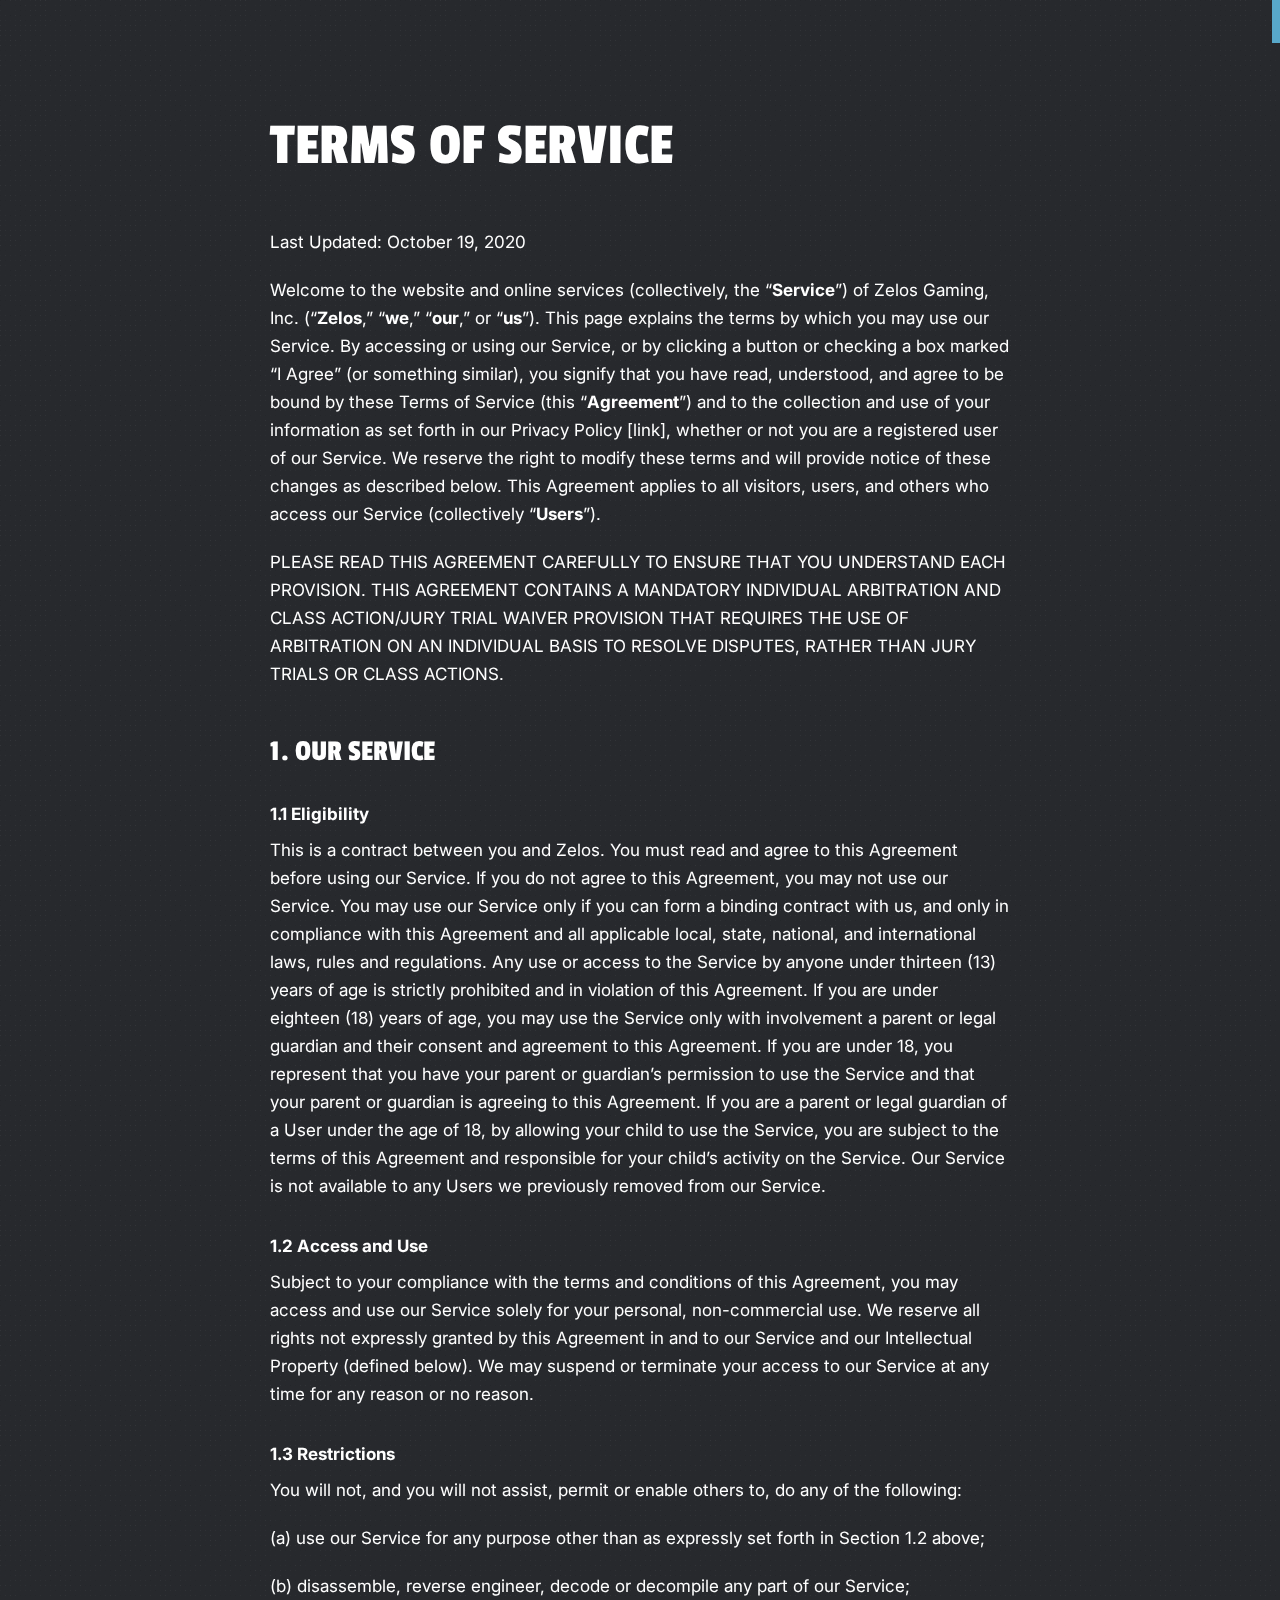
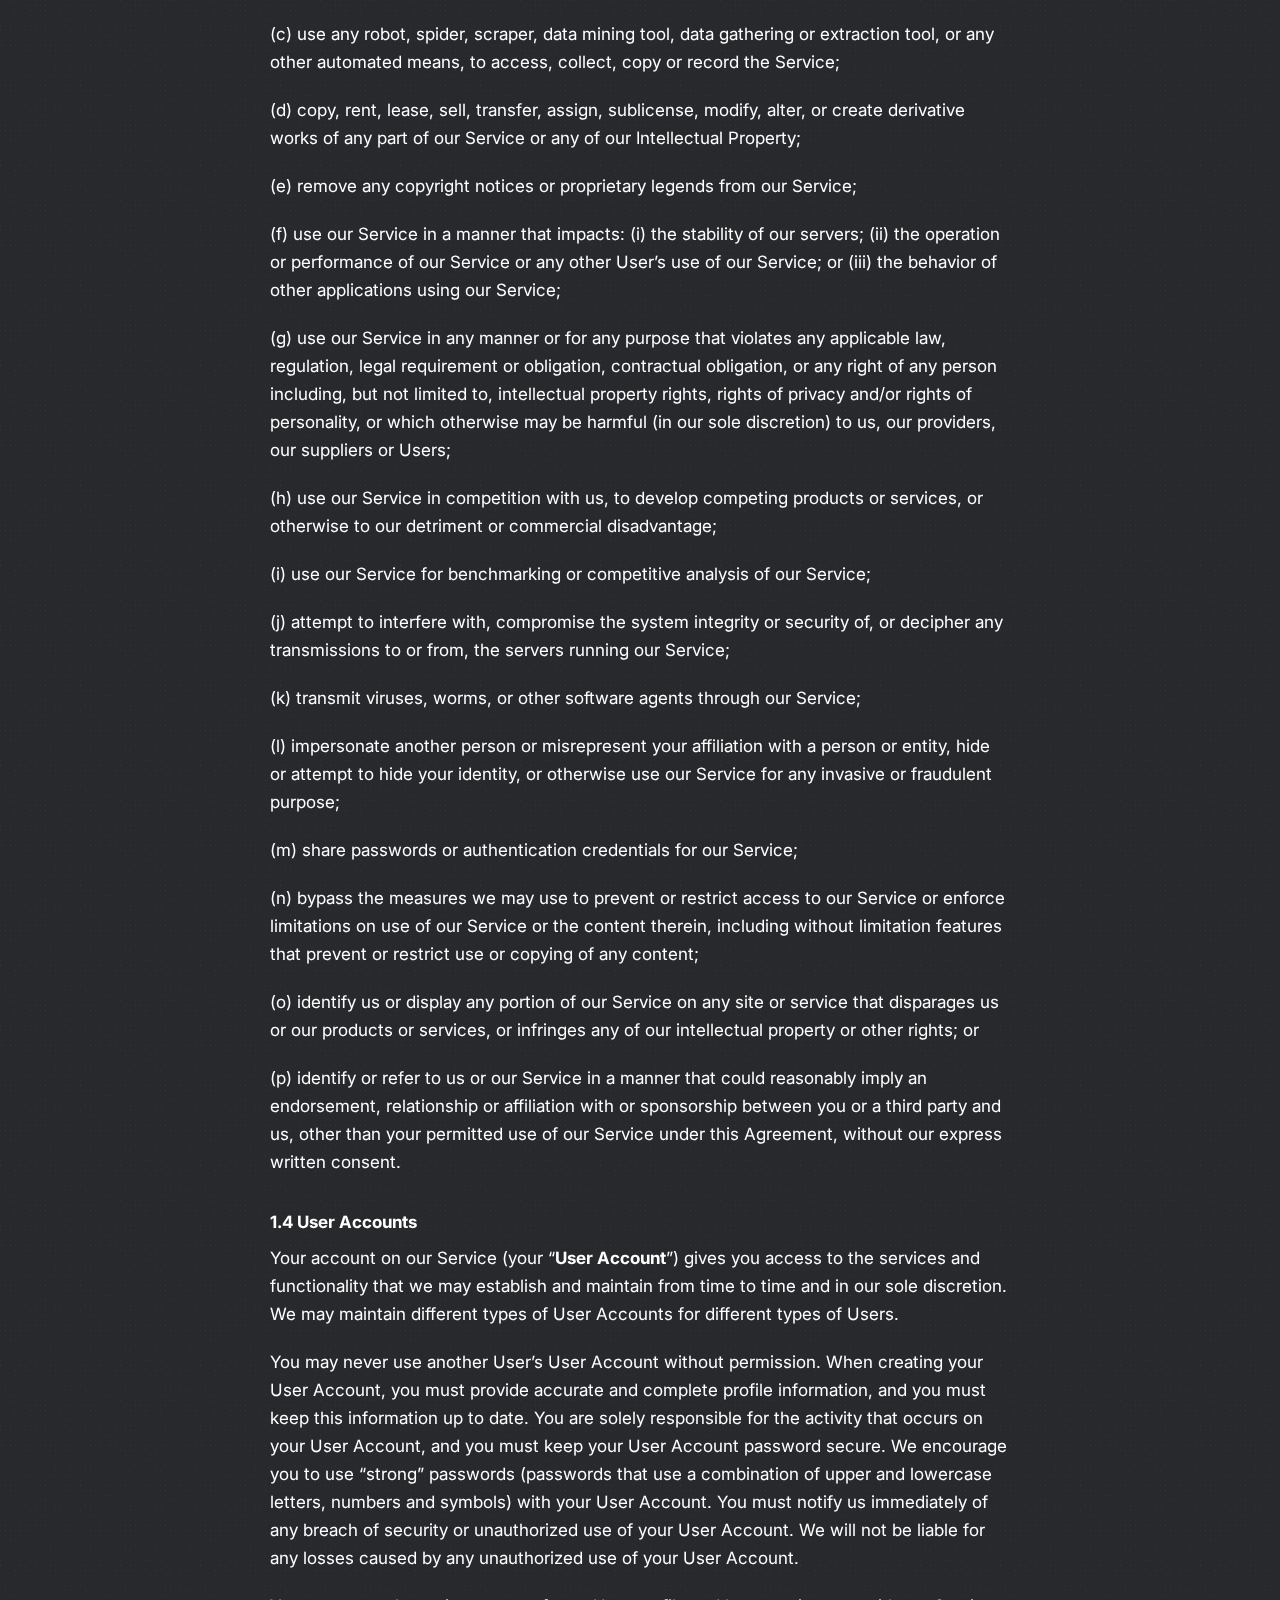
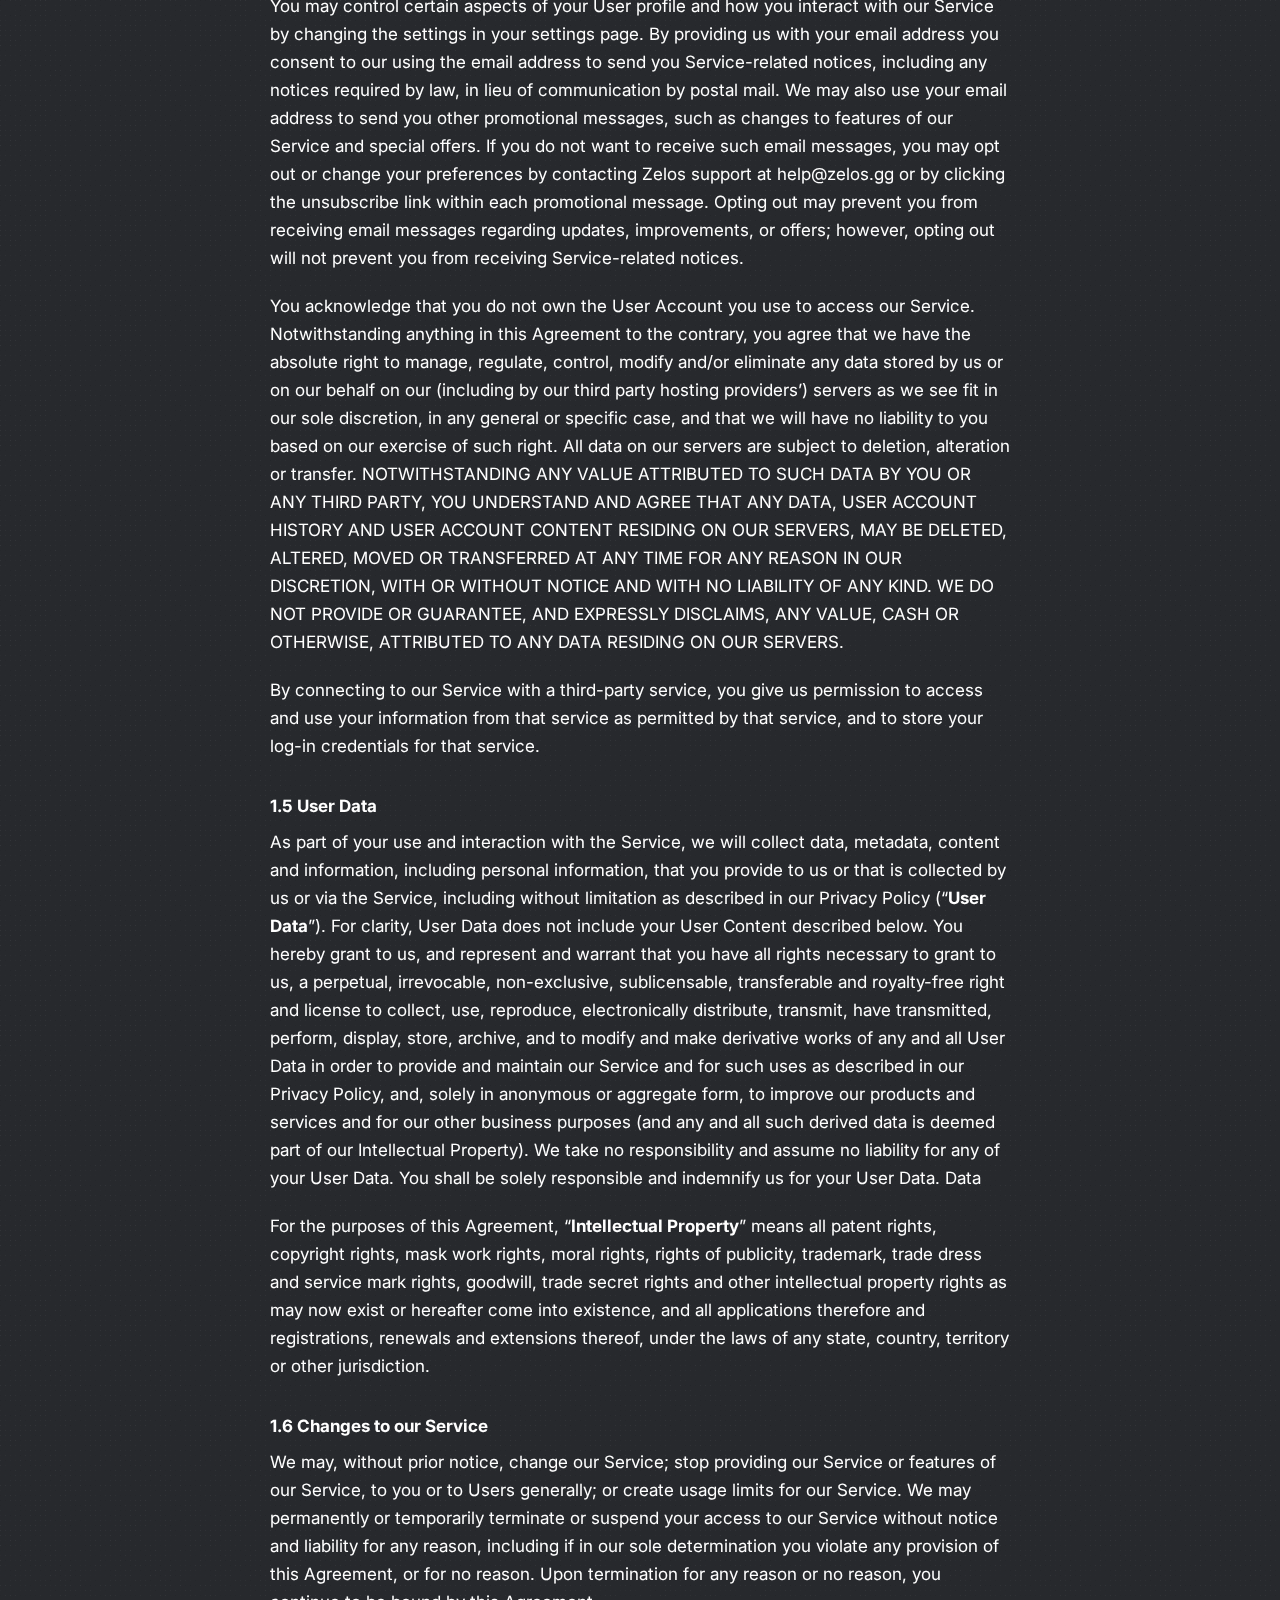
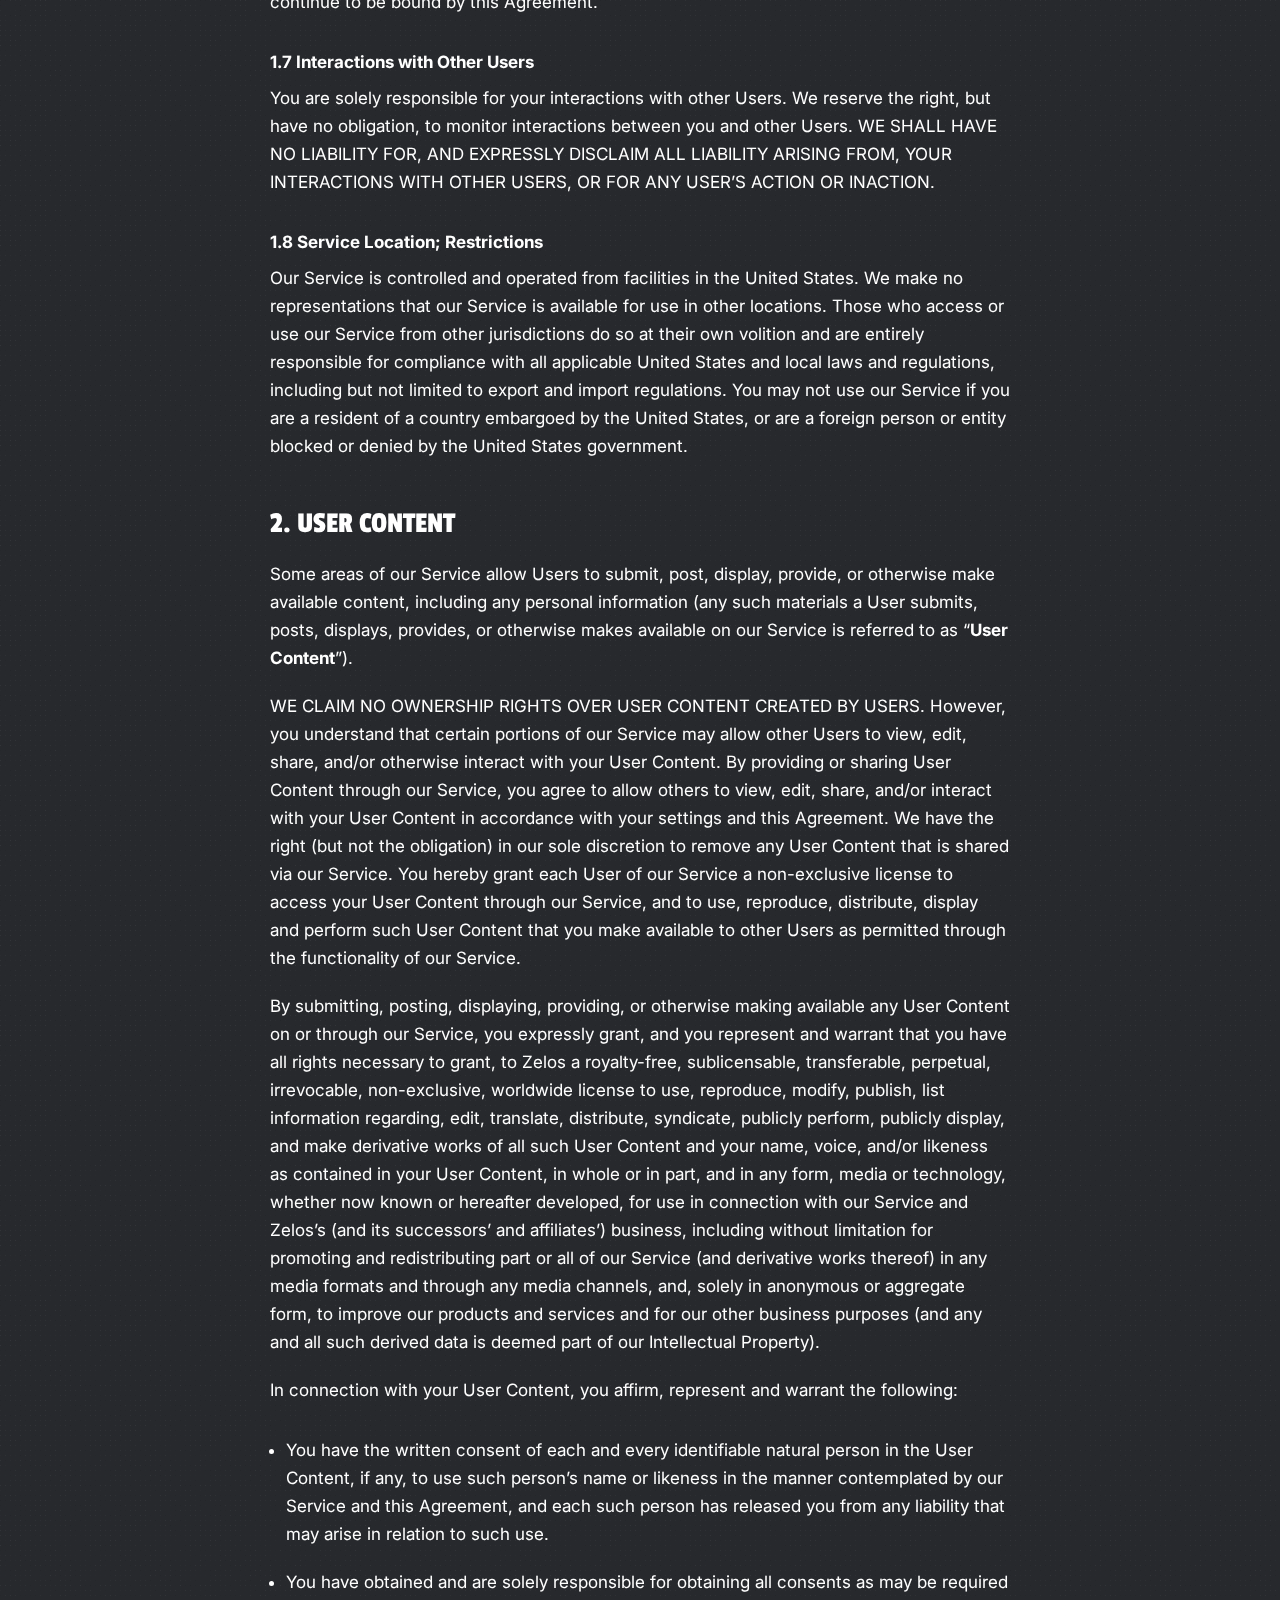
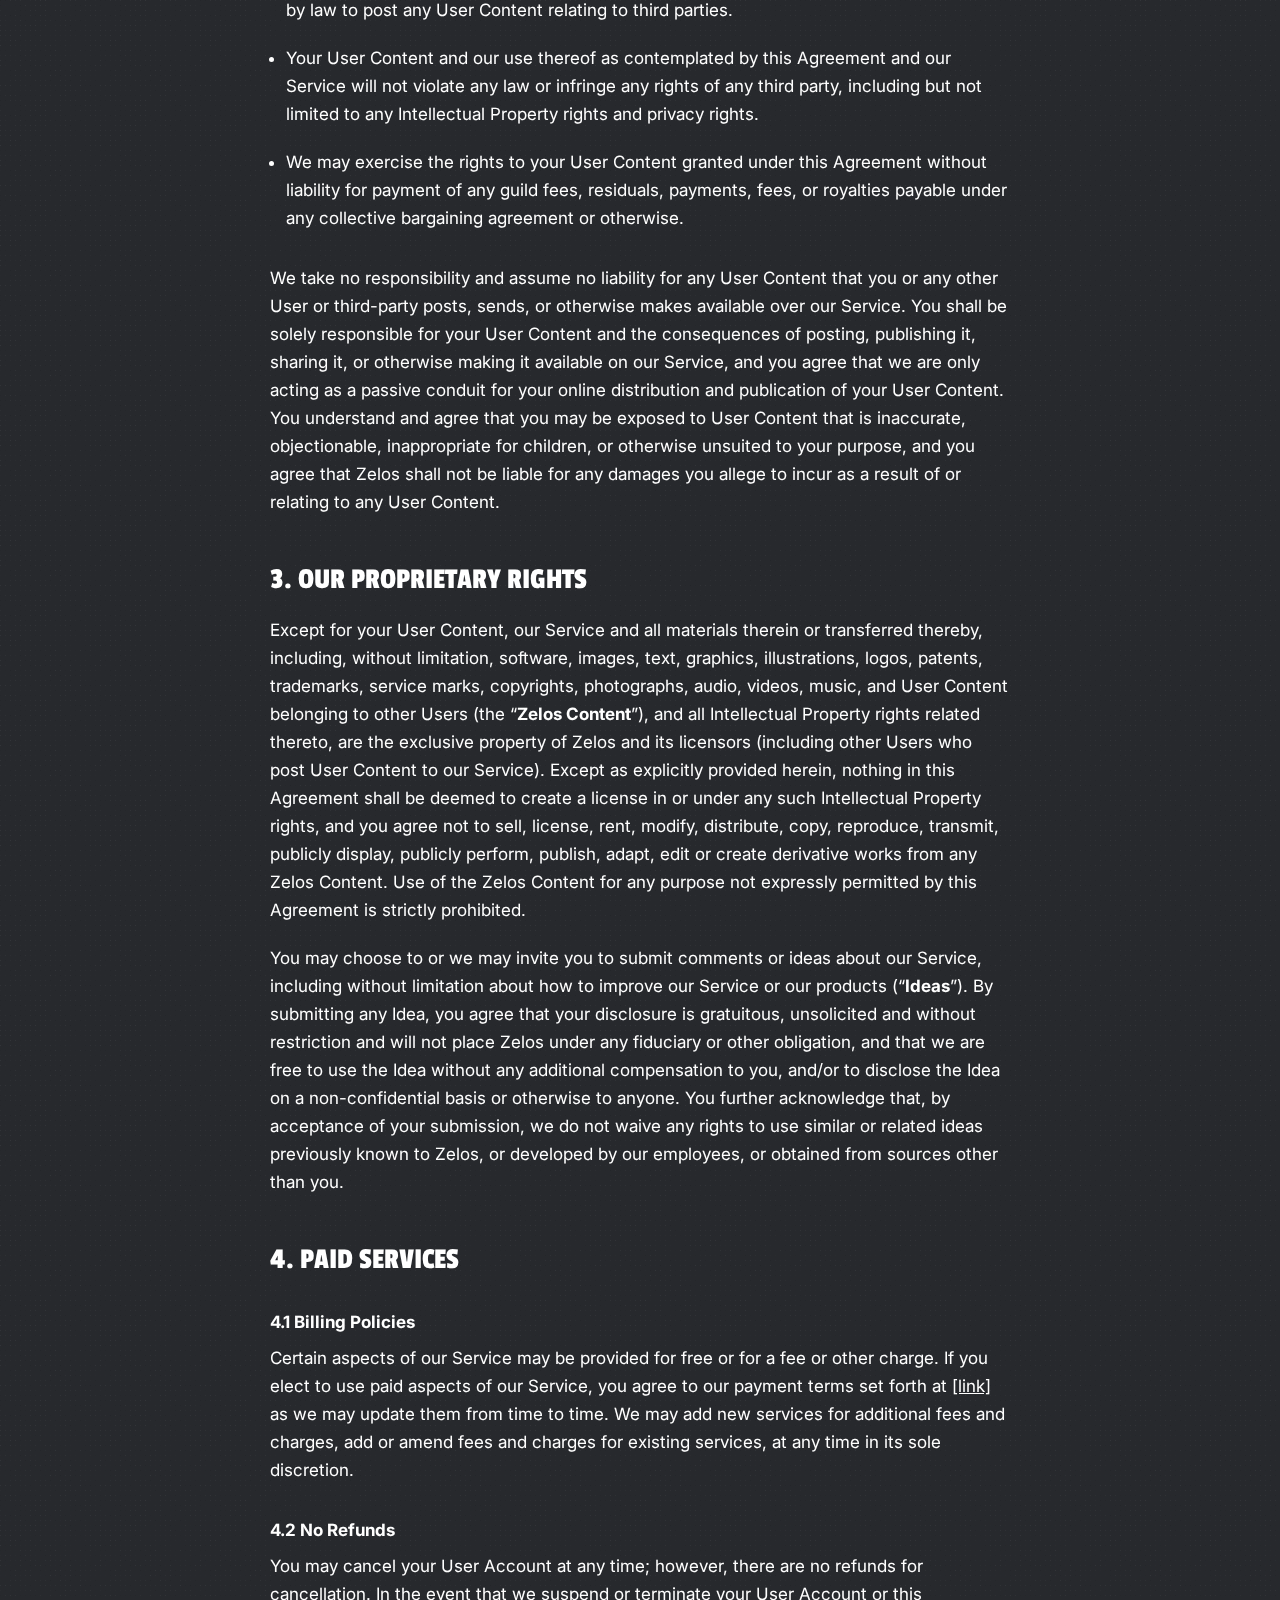
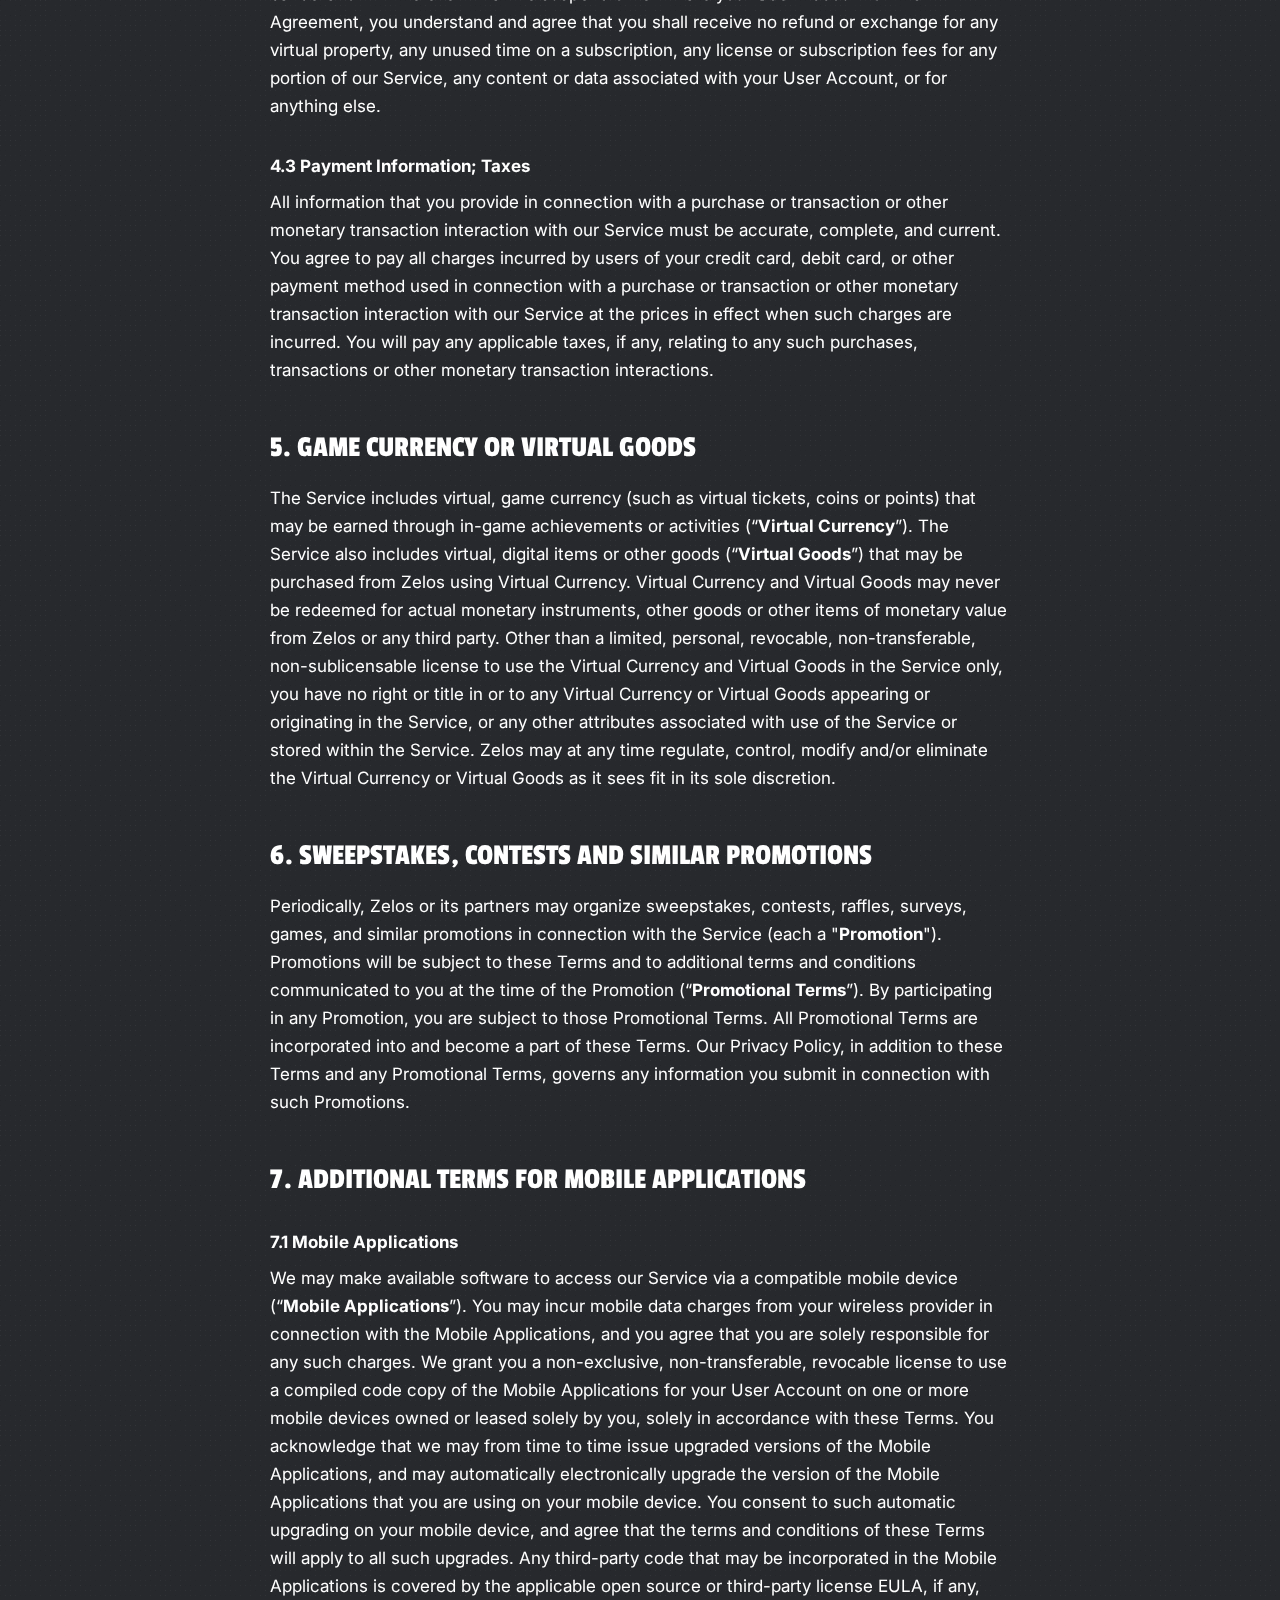
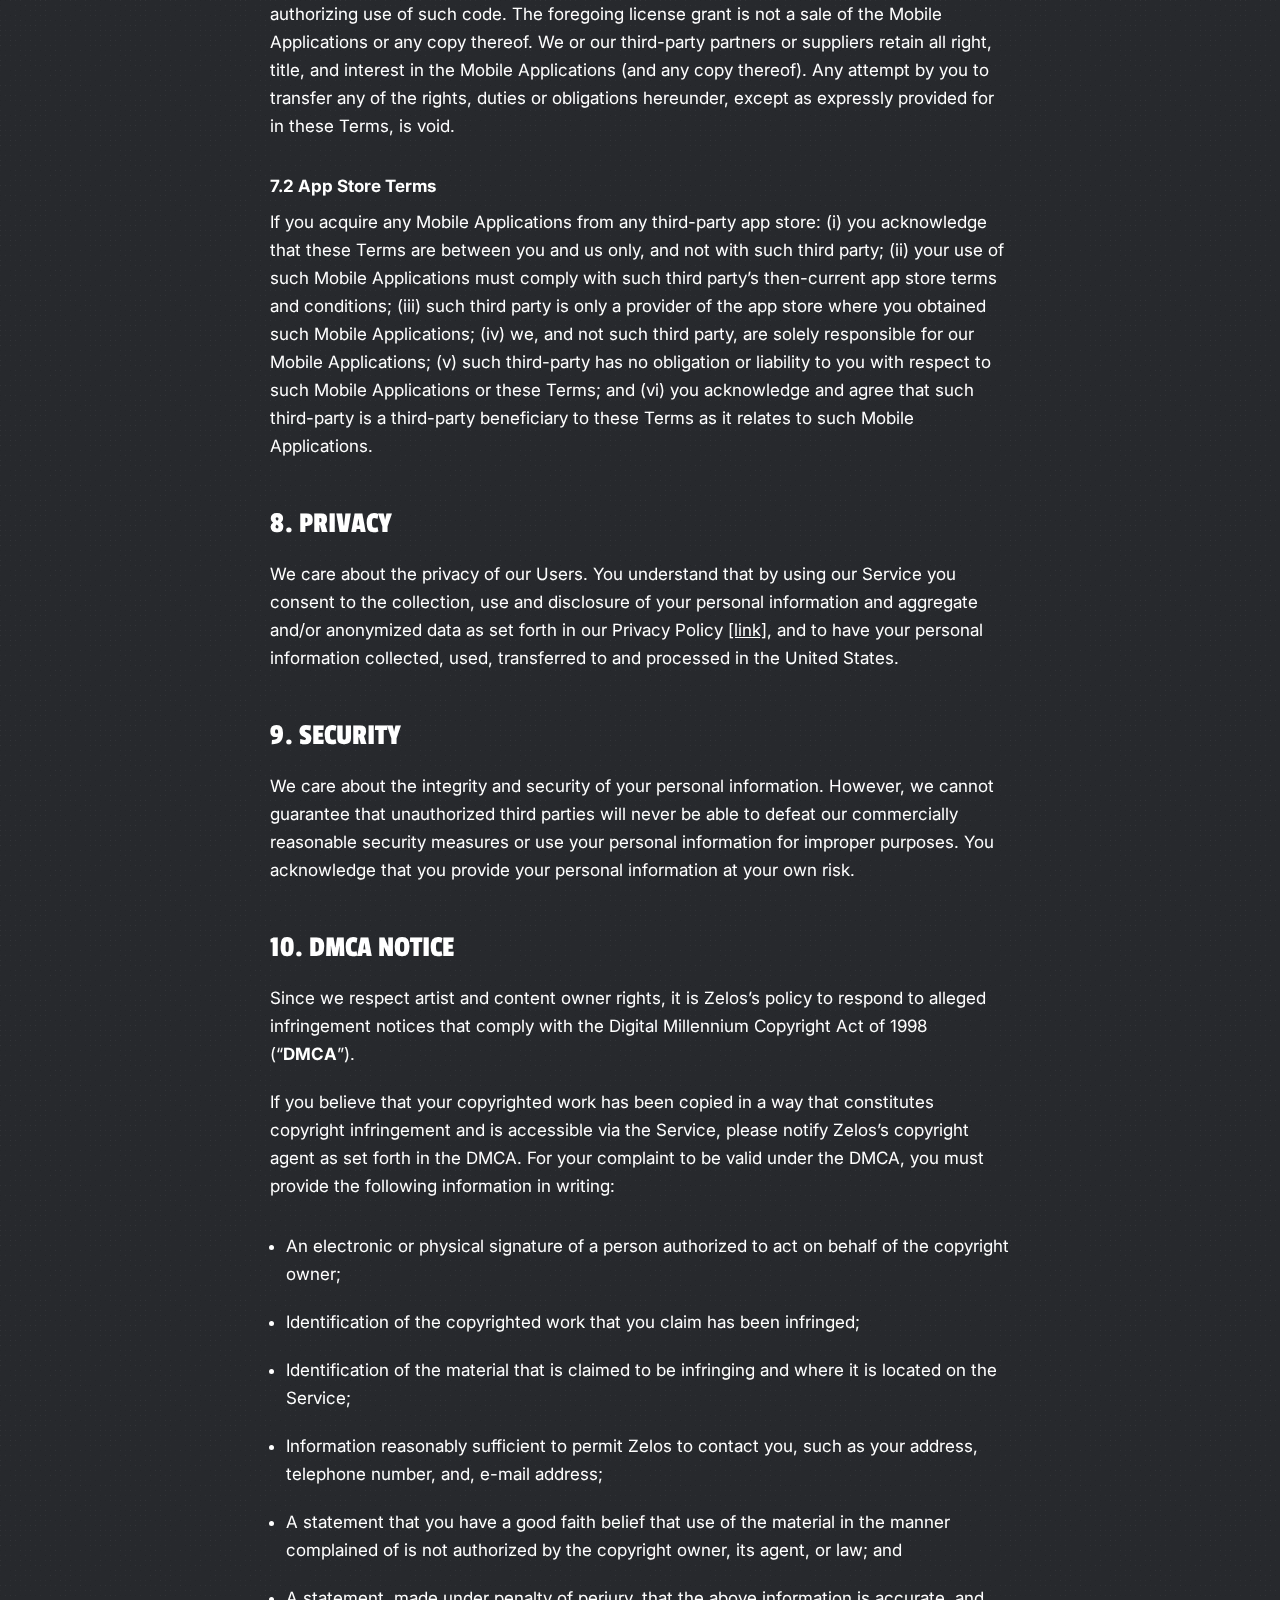
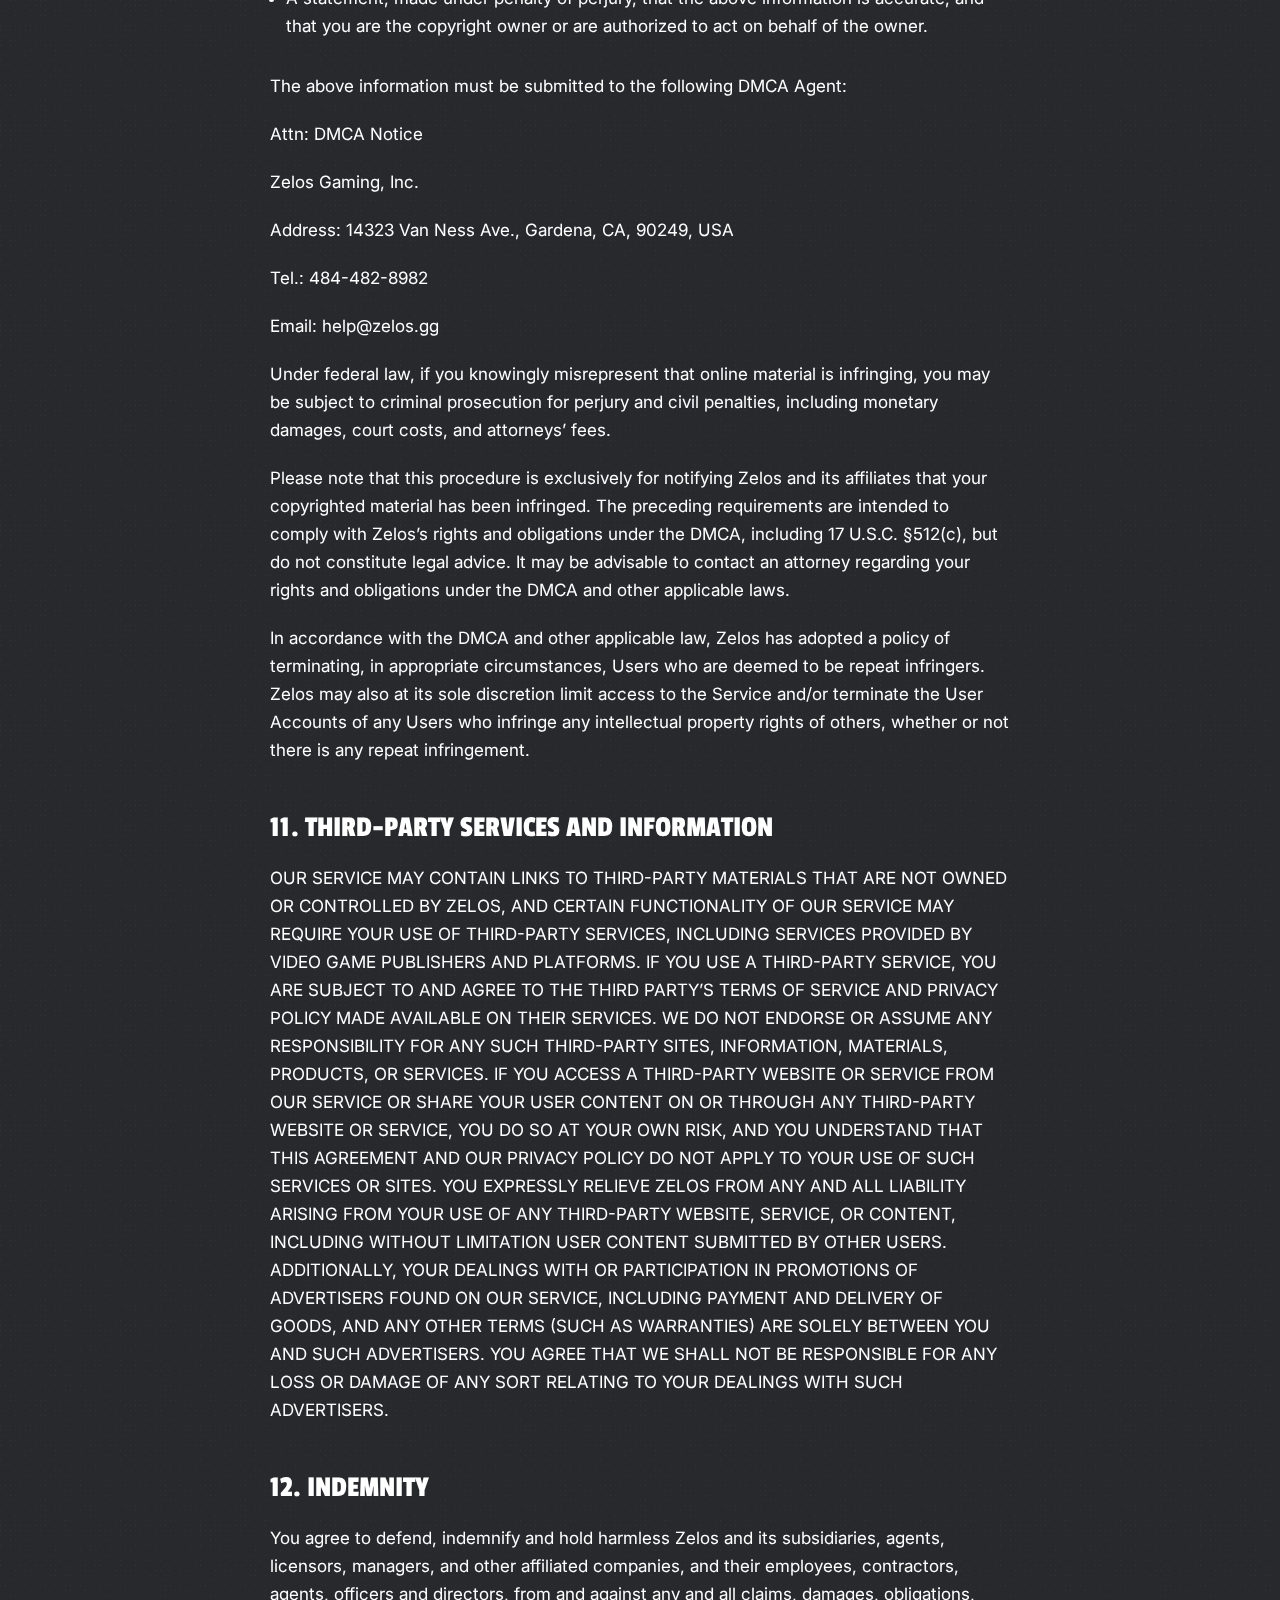
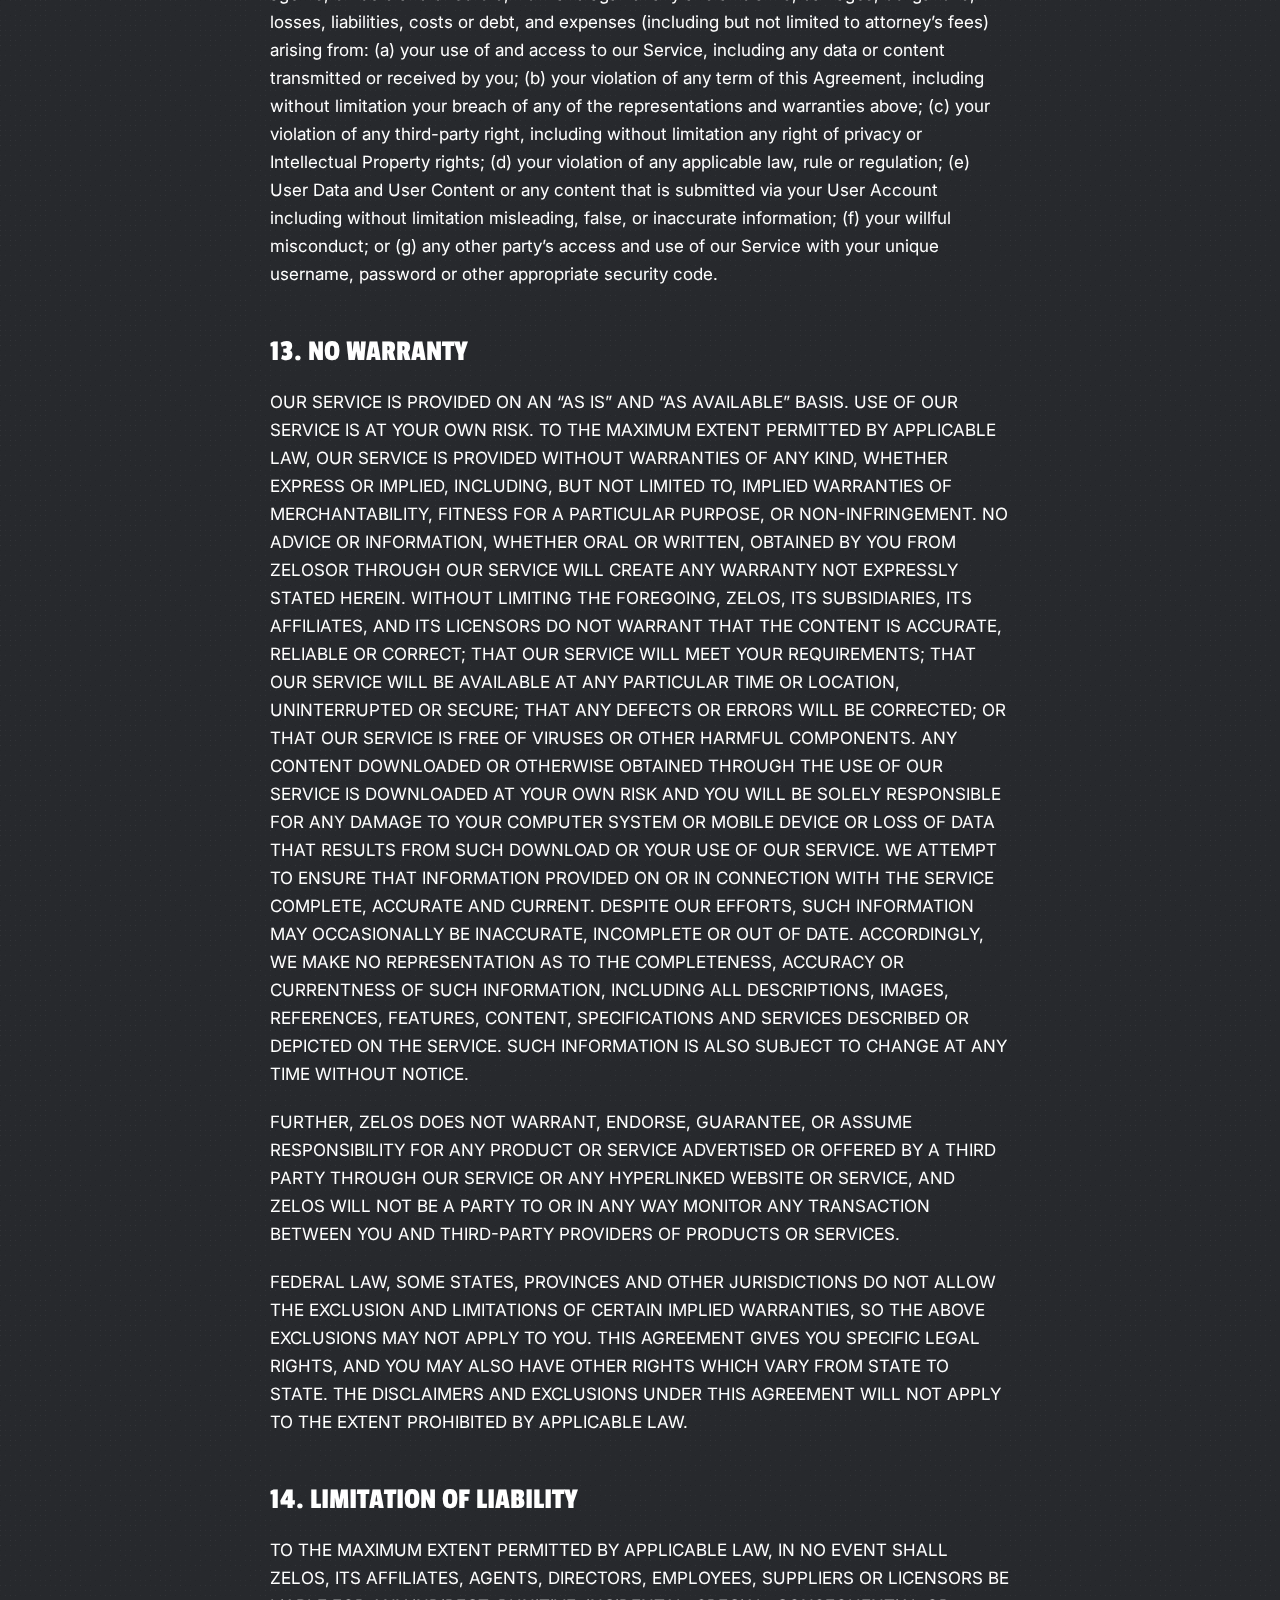
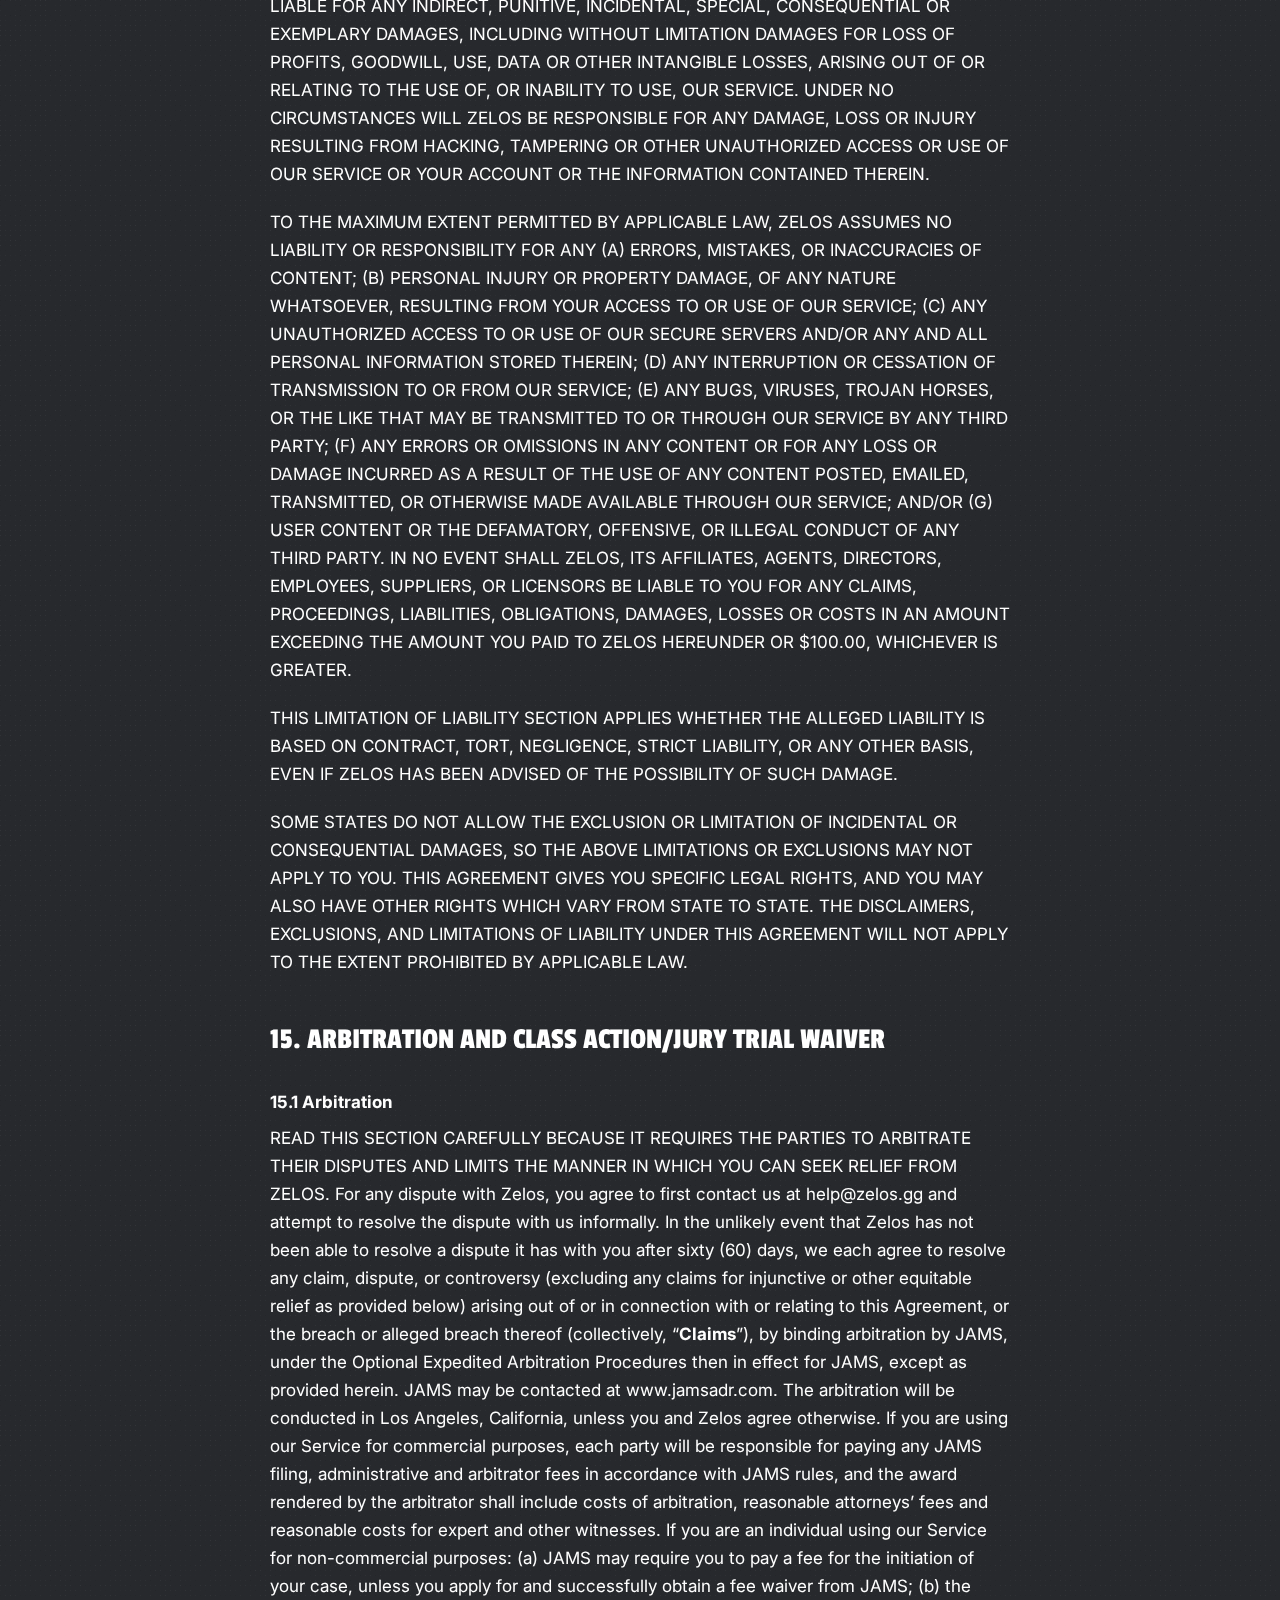
<file: terms/index.html>
<!doctype html>

<html lang="en">

<head>

<meta http-equiv="content-type" content="text/html; charset=UTF-8" />

<title>Terms of Service — Sage App</title>

<meta name="robots" content="noindex">

<meta name="viewport" content="width=device-width, initial-scale=1, maximum-scale=5" />

<link rel="stylesheet" href="../scss/mobile.css" media="screen" type="text/css" />
<link rel="stylesheet" href="../scss/desktop.css" media="only screen and (min-width: 1020px)" type="text/css" />
<link rel="stylesheet" href="https://fonts.googleapis.com/css2?family=Inria+Sans:wght@700&family=Inter:wght@400;700&family=Passion+One&display=swap" />

<link rel="apple-touch-icon" sizes="180x180" href="../favicon/apple-touch-icon.png">
<link rel="icon" type="image/png" sizes="32x32" href="../favicon/favicon-32x32.png">
<link rel="icon" type="image/png" sizes="16x16" href="../favicon/favicon-16x16.png">
<link rel="manifest" href="../favicon/site.webmanifest">
<link rel="mask-icon" href="../favicon/safari-pinned-tab.svg" color="#27292D">
<meta name="msapplication-TileColor" content="#27292D">
<meta name="theme-color" content="#27292D">

</head>

<body>

<div id="scroll" data-scroll-container>

  <section class="terms wrap" data-scroll-section>
    <h1>Terms of Service</h1>
    <p>Last Updated: October 19, 2020</p>
    <p>Welcome to the website and online services (collectively, the “<strong>Service</strong>”) of Zelos Gaming, Inc. (“<strong>Zelos</strong>,” “<strong>we</strong>,” “<strong>our</strong>,” or “<strong>us</strong>”).  This page explains the terms by which you may use our Service. By accessing or using our Service, or by clicking a button or checking a box marked “I Agree” (or something similar), you signify that you have read, understood, and agree to be bound by these Terms of Service (this “<strong>Agreement</strong>”) and to the collection and use of your information as set forth in our Privacy Policy [link], whether or not you are a registered user of our Service. We reserve the right to modify these terms and will provide notice of these changes as described below. This Agreement applies to all visitors, users, and others who access our Service (collectively “<strong>Users</strong>”).</p>
    <p>PLEASE READ THIS AGREEMENT CAREFULLY TO ENSURE THAT YOU UNDERSTAND EACH PROVISION. THIS AGREEMENT CONTAINS A MANDATORY INDIVIDUAL ARBITRATION AND CLASS ACTION/JURY TRIAL WAIVER PROVISION THAT REQUIRES THE USE OF ARBITRATION ON AN INDIVIDUAL BASIS TO RESOLVE DISPUTES, RATHER THAN JURY TRIALS OR CLASS ACTIONS.</p>
    <h2>1. Our Service</h2>
    <h3>1.1 Eligibility</h3>
    <p>This is a contract between you and Zelos. You must read and agree to this Agreement before using our Service. If you do not agree to this Agreement, you may not use our Service. You may use our Service only if you can form a binding contract with us, and only in compliance with this Agreement and all applicable local, state, national, and international laws, rules and regulations. Any use or access to the Service by anyone under thirteen (13) years of age is strictly prohibited and in violation of this Agreement. If you are under eighteen (18) years of age, you may use the Service only with involvement a parent or legal guardian and their consent and agreement to this Agreement. If you are under 18, you represent that you have your parent or guardian’s permission to use the Service and that your parent or guardian is agreeing to this Agreement. If you are a parent or legal guardian of a User under the age of 18, by allowing your child to use the Service, you are subject to the terms of this Agreement and responsible for your child’s activity on the Service. Our Service is not available to any Users we previously removed from our Service.</p>
    <h3>1.2 Access and Use</h3>
    <p>Subject to your compliance with the terms and conditions of this Agreement, you may access and use our Service solely for your personal, non-commercial use. We reserve all rights not expressly granted by this Agreement in and to our Service and our Intellectual Property (defined below). We may suspend or terminate your access to our Service at any time for any reason or no reason.</p>
    <h3>1.3 Restrictions</h3>
    <p>You will not, and you will not assist, permit or enable others to, do any of the following:</p>
    <p>(a) use our Service for any purpose other than as expressly set forth in Section 1.2 above;</p>
    <p>(b) disassemble, reverse engineer, decode or decompile any part of our Service;</p>
    <p>(c) use any robot, spider, scraper, data mining tool, data gathering or extraction tool, or any other automated means, to access, collect, copy or record the Service;</p>
    <p>(d) copy, rent, lease, sell, transfer, assign, sublicense, modify, alter, or create derivative works of any part of our Service or any of our Intellectual Property;</p>
    <p>(e) remove any copyright notices or proprietary legends from our Service;</p>
    <p>(f) use our Service in a manner that impacts: (i) the stability of our servers; (ii) the operation or performance of our Service or any other User’s use of our Service; or (iii) the behavior of other applications using our Service;</p>
    <p>(g) use our Service in any manner or for any purpose that violates any applicable law, regulation, legal requirement or obligation, contractual obligation, or any right of any person including, but not limited to, intellectual property rights, rights of privacy and/or rights of personality, or which otherwise may be harmful (in our sole discretion) to us, our providers, our suppliers or Users;</p>
    <p>(h) use our Service in competition with us, to develop competing products or services, or otherwise to our detriment or commercial disadvantage;</p>
    <p>(i) use our Service for benchmarking or competitive analysis of our Service;</p>
    <p>(j) attempt to interfere with, compromise the system integrity or security of, or decipher any transmissions to or from, the servers running our Service;</p>
    <p>(k) transmit viruses, worms, or other software agents through our Service;</p>
    <p>(l) impersonate another person or misrepresent your affiliation with a person or entity, hide or attempt to hide your identity, or otherwise use our Service for any invasive or fraudulent purpose;</p>
    <p>(m) share passwords or authentication credentials for our Service;</p>
    <p>(n) bypass the measures we may use to prevent or restrict access to our Service or enforce limitations on use of our Service or the content therein, including without limitation features that prevent or restrict use or copying of any content;</p>
    <p>(o) identify us or display any portion of our Service on any site or service that disparages us or our products or services, or infringes any of our intellectual property or other rights; or</p>
    <p>(p) identify or refer to us or our Service in a manner that could reasonably imply an endorsement, relationship or affiliation with or sponsorship between you or a third party and us, other than your permitted use of our Service under this Agreement, without our express written consent.</p>
    <h3>1.4 User Accounts</h3>
    <p>Your account on our Service (your “<strong>User Account</strong>”) gives you access to the services and functionality that we may establish and maintain from time to time and in our sole discretion. We may maintain different types of User Accounts for different types of Users.</p>
    <p>You may never use another User’s User Account without permission. When creating your User Account, you must provide accurate and complete profile information, and you must keep this information up to date. You are solely responsible for the activity that occurs on your User Account, and you must keep your User Account password secure. We encourage you to use “strong” passwords (passwords that use a combination of upper and lowercase letters, numbers and symbols) with your User Account. You must notify us immediately of any breach of security or unauthorized use of your User Account. We will not be liable for any losses caused by any unauthorized use of your User Account.</p>
    <p>You may control certain aspects of your User profile and how you interact with our Service by changing the settings in your settings page. By providing us with your email address you consent to our using the email address to send you Service-related notices, including any notices required by law, in lieu of communication by postal mail. We may also use your email address to send you other promotional messages, such as changes to features of our Service and special offers. If you do not want to receive such email messages, you may opt out or change your preferences by contacting Zelos support at help@zelos.gg or by clicking the unsubscribe link within each promotional message. Opting out may prevent you from receiving email messages regarding updates, improvements, or offers; however, opting out will not prevent you from receiving Service-related notices.</p>
    <p>You acknowledge that you do not own the User Account you use to access our Service. Notwithstanding anything in this Agreement to the contrary, you agree that we have the absolute right to manage, regulate, control, modify and/or eliminate any data stored by us or on our behalf on our (including by our third party hosting providers’) servers as we see fit in our sole discretion, in any general or specific case, and that we will have no liability to you based on our exercise of such right. All data on our servers are subject to deletion, alteration or transfer. NOTWITHSTANDING ANY VALUE ATTRIBUTED TO SUCH DATA BY YOU OR ANY THIRD PARTY, YOU UNDERSTAND AND AGREE THAT ANY DATA, USER ACCOUNT HISTORY AND USER ACCOUNT CONTENT RESIDING ON OUR SERVERS, MAY BE DELETED, ALTERED, MOVED OR TRANSFERRED AT ANY TIME FOR ANY REASON IN OUR DISCRETION, WITH OR WITHOUT NOTICE AND WITH NO LIABILITY OF ANY KIND. WE DO NOT PROVIDE OR GUARANTEE, AND EXPRESSLY DISCLAIMS, ANY VALUE, CASH OR OTHERWISE, ATTRIBUTED TO ANY DATA RESIDING ON OUR SERVERS.</p>
    <p>By connecting to our Service with a third-party service, you give us permission to access and use your information from that service as permitted by that service, and to store your log-in credentials for that service.</p>
    <h3>1.5 User Data</h3>
    <p>As part of your use and interaction with the Service, we will collect data, metadata, content and information, including personal information, that you provide to us or that is collected by us or via the Service, including without limitation as described in our Privacy Policy (“<strong>User Data</strong>”). For clarity, User Data does not include your User Content described below. You hereby grant to us, and represent and warrant that you have all rights necessary to grant to us, a perpetual, irrevocable, non-exclusive, sublicensable, transferable and royalty-free right and license to collect, use, reproduce, electronically distribute, transmit, have transmitted, perform, display, store, archive, and to modify and make derivative works of any and all User Data in order to provide and maintain our Service and for such uses as described in our Privacy Policy, and, solely in anonymous or aggregate form, to improve our products and services and for our other business purposes (and any and all such derived data is deemed part of our Intellectual Property).  We take no responsibility and assume no liability for any of your User Data. You shall be solely responsible and indemnify us for your User Data. Data</p>
    <p>For the purposes of this Agreement, “<strong>Intellectual Property</strong>” means all patent rights, copyright rights, mask work rights, moral rights, rights of publicity, trademark, trade dress and service mark rights, goodwill, trade secret rights and other intellectual property rights as may now exist or hereafter come into existence, and all applications therefore and registrations, renewals and extensions thereof, under the laws of any state, country, territory or other jurisdiction.</p>
    <h3>1.6 Changes to our Service</h3>
    <p>We may, without prior notice, change our Service; stop providing our Service or features of our Service, to you or to Users generally; or create usage limits for our Service. We may permanently or temporarily terminate or suspend your access to our Service without notice and liability for any reason, including if in our sole determination you violate any provision of this Agreement, or for no reason. Upon termination for any reason or no reason, you continue to be bound by this Agreement.</p>
    <h3>1.7 Interactions with Other Users</h3>
    <p>You are solely responsible for your interactions with other Users. We reserve the right, but have no obligation, to monitor interactions between you and other Users. WE SHALL HAVE NO LIABILITY FOR, AND EXPRESSLY DISCLAIM ALL LIABILITY ARISING FROM, YOUR INTERACTIONS WITH OTHER USERS, OR FOR ANY USER’S ACTION OR INACTION.</p>
    <h3>1.8 Service Location; Restrictions</h3>
    <p>Our Service is controlled and operated from facilities in the United States. We make no representations that our Service is available for use in other locations. Those who access or use our Service from other jurisdictions do so at their own volition and are entirely responsible for compliance with all applicable United States and local laws and regulations, including but not limited to export and import regulations. You may not use our Service if you are a resident of a country embargoed by the United States, or are a foreign person or entity blocked or denied by the United States government.</p>
    <h2>2. User Content</h2>
    <p>Some areas of our Service allow Users to submit, post, display, provide, or otherwise make available content, including any personal information (any such materials a User submits, posts, displays, provides, or otherwise makes available on our Service is referred to as “<strong>User Content</strong>”).</p>
    <p>WE CLAIM NO OWNERSHIP RIGHTS OVER USER CONTENT CREATED BY USERS. However, you understand that certain portions of our Service may allow other Users to view, edit, share, and/or otherwise interact with your User Content. By providing or sharing User Content through our Service, you agree to allow others to view, edit, share, and/or interact with your User Content in accordance with your settings and this Agreement. We have the right (but not the obligation) in our sole discretion to remove any User Content that is shared via our Service. You hereby grant each User of our Service a non-exclusive license to access your User Content through our Service, and to use, reproduce, distribute, display and perform such User Content that you make available to other Users as permitted through the functionality of our Service.</p>
    <p>By submitting, posting, displaying, providing, or otherwise making available any User Content on or through our Service, you expressly grant, and you represent and warrant that you have all rights necessary to grant, to Zelos a royalty-free, sublicensable, transferable, perpetual, irrevocable, non-exclusive, worldwide license to use, reproduce, modify, publish, list information regarding, edit, translate, distribute, syndicate, publicly perform, publicly display, and make derivative works of all such User Content and your name, voice, and/or likeness as contained in your User Content, in whole or in part, and in any form, media or technology, whether now known or hereafter developed, for use in connection with our Service and Zelos’s (and its successors’ and affiliates’) business, including without limitation for promoting and redistributing part or all of our Service (and derivative works thereof) in any media formats and through any media channels, and, solely in anonymous or aggregate form, to improve our products and services and for our other business purposes (and any and all such derived data is deemed part of our Intellectual Property).</p>
    <p>In connection with your User Content, you affirm, represent and warrant the following:</p>
    <ul>
      <li>You have the written consent of each and every identifiable natural person in the User Content, if any, to use such person’s name or likeness in the manner contemplated by our Service and this Agreement, and each such person has released you from any liability that may arise in relation to such use.</li>
      <li>You have obtained and are solely responsible for obtaining all consents as may be required by law to post any User Content relating to third parties.</li>
      <li>Your User Content and our use thereof as contemplated by this Agreement and our Service will not violate any law or infringe any rights of any third party, including but not limited to any Intellectual Property rights and privacy rights.</li>
      <li>We may exercise the rights to your User Content granted under this Agreement without liability for payment of any guild fees, residuals, payments, fees, or royalties payable under any collective bargaining agreement or otherwise.</li>
    </ul>
    <p>We take no responsibility and assume no liability for any User Content that you or any other User or third-party posts, sends, or otherwise makes available over our Service. You shall be solely responsible for your User Content and the consequences of posting, publishing it, sharing it, or otherwise making it available on our Service, and you agree that we are only acting as a passive conduit for your online distribution and publication of your User Content. You understand and agree that you may be exposed to User Content that is inaccurate, objectionable, inappropriate for children, or otherwise unsuited to your purpose, and you agree that Zelos shall not be liable for any damages you allege to incur as a result of or relating to any User Content.</p>
    <h2>3. Our Proprietary Rights</h2>
    <p>Except for your User Content, our Service and all materials therein or transferred thereby, including, without limitation, software, images, text, graphics, illustrations, logos, patents, trademarks, service marks, copyrights, photographs, audio, videos, music, and User Content belonging to other Users (the “<strong>Zelos Content</strong>”), and all Intellectual Property rights related thereto, are the exclusive property of Zelos and its licensors (including other Users who post User Content to our Service). Except as explicitly provided herein, nothing in this Agreement shall be deemed to create a license in or under any such Intellectual Property rights, and you agree not to sell, license, rent, modify, distribute, copy, reproduce, transmit, publicly display, publicly perform, publish, adapt, edit or create derivative works from any Zelos Content. Use of the Zelos Content for any purpose not expressly permitted by this Agreement is strictly prohibited.</p>
    <p>You may choose to or we may invite you to submit comments or ideas about our Service, including without limitation about how to improve our Service or our products (“<strong>Ideas</strong>”). By submitting any Idea, you agree that your disclosure is gratuitous, unsolicited and without restriction and will not place Zelos under any fiduciary or other obligation, and that we are free to use the Idea without any additional compensation to you, and/or to disclose the Idea on a non-confidential basis or otherwise to anyone. You further acknowledge that, by acceptance of your submission, we do not waive any rights to use similar or related ideas previously known to Zelos, or developed by our employees, or obtained from sources other than you.</p>
    <h2>4. Paid Services</h2>
    <h3>4.1 Billing Policies</h3>
    <p>Certain aspects of our Service may be provided for free or for a fee or other charge. If you elect to use paid aspects of our Service, you agree to our payment terms set forth at <a href="#payment" data-scroll-to>[link]</a> as we may update them from time to time. We may add new services for additional fees and charges, add or amend fees and charges for existing services, at any time in its sole discretion.</p>
    <h3>4.2 No Refunds</h3>
    <p>You may cancel your User Account at any time; however, there are no refunds for cancellation. In the event that we suspend or terminate your User Account or this Agreement, you understand and agree that you shall receive no refund or exchange for any virtual property, any unused time on a subscription, any license or subscription fees for any portion of our Service, any content or data associated with your User Account, or for anything else.</p>
    <h3 id="payment">4.3 Payment Information; Taxes</h3>
    <p>All information that you provide in connection with a purchase or transaction or other monetary transaction interaction with our Service must be accurate, complete, and current. You agree to pay all charges incurred by users of your credit card, debit card, or other payment method used in connection with a purchase or transaction or other monetary transaction interaction with our Service at the prices in effect when such charges are incurred. You will pay any applicable taxes, if any, relating to any such purchases, transactions or other monetary transaction interactions.</p>
    <h2>5. Game Currency or Virtual Goods</h2>
    <p>The Service includes virtual, game currency (such as virtual tickets, coins or points) that may be earned through in-game achievements or activities (“<strong>Virtual Currency</strong>”).  The Service also includes virtual, digital items or other goods (“<strong>Virtual Goods</strong>”) that may be purchased from Zelos using Virtual Currency. Virtual Currency and Virtual Goods may never be redeemed for actual monetary instruments, other goods or other items of monetary value from Zelos or any third party. Other than a limited, personal, revocable, non-transferable, non-sublicensable license to use the Virtual Currency and Virtual Goods in the Service only, you have no right or title in or to any Virtual Currency or Virtual Goods appearing or originating in the Service, or any other attributes associated with use of the Service or stored within the Service. Zelos may at any time regulate, control, modify and/or eliminate the Virtual Currency or Virtual Goods as it sees fit in its sole discretion.</p>
    <h2>6. Sweepstakes, Contests And Similar Promotions</h2>
    <p>Periodically, Zelos or its partners may organize sweepstakes, contests, raffles, surveys, games, and similar promotions in connection with the Service (each a "<strong>Promotion</strong>"). Promotions will be subject to these Terms and to additional terms and conditions communicated to you at the time of the Promotion (“<strong>Promotional Terms</strong>”). By participating in any Promotion, you are subject to those Promotional Terms. All Promotional Terms are incorporated into and become a part of these Terms. Our Privacy Policy, in addition to these Terms and any Promotional Terms, governs any information you submit in connection with such Promotions.</p>
    <h2>7. Additional Terms for Mobile Applications</h2>
    <h3>7.1 Mobile Applications</h3>
    <p>We may make available software to access our Service via a compatible mobile device (“<strong>Mobile Applications</strong>”). You may incur mobile data charges from your wireless provider in connection with the Mobile Applications, and you agree that you are solely responsible for any such charges. We grant you a non-exclusive, non-transferable, revocable license to use a compiled code copy of the Mobile Applications for your User Account on one or more mobile devices owned or leased solely by you, solely in accordance with these Terms. You acknowledge that we may from time to time issue upgraded versions of the Mobile Applications, and may automatically electronically upgrade the version of the Mobile Applications that you are using on your mobile device. You consent to such automatic upgrading on your mobile device, and agree that the terms and conditions of these Terms will apply to all such upgrades. Any third-party code that may be incorporated in the Mobile Applications is covered by the applicable open source or third-party license EULA, if any, authorizing use of such code. The foregoing license grant is not a sale of the Mobile Applications or any copy thereof. We or our third-party partners or suppliers retain all right, title, and interest in the Mobile Applications (and any copy thereof). Any attempt by you to transfer any of the rights, duties or obligations hereunder, except as expressly provided for in these Terms, is void.</p>
    <h3>7.2 App Store Terms</h3>
    <p>If you acquire any Mobile Applications from any third-party app store: (i) you acknowledge that these Terms are between you and us only, and not with such third party; (ii) your use of such Mobile Applications must comply with such third party’s then-current app store terms and conditions; (iii) such third party is only a provider of the app store where you obtained such Mobile Applications; (iv) we, and not such third party, are solely responsible for our Mobile Applications; (v) such third-party has no obligation or liability to you with respect to such Mobile Applications or these Terms; and (vi) you acknowledge and agree that such third-party is a third-party beneficiary to these Terms as it relates to such Mobile Applications.</p>
    <h2>8. Privacy</h2>
    <p>We care about the privacy of our Users. You understand that by using our Service you consent to the collection, use and disclosure of your personal information and aggregate and/or anonymized data as set forth in our Privacy Policy <a href="/privacy-notice/">[link]</a>, and to have your personal information collected, used, transferred to and processed in the United States.</p>
    <h2>9. Security</h2>
    <p>We care about the integrity and security of your personal information. However, we cannot guarantee that unauthorized third parties will never be able to defeat our commercially reasonable security measures or use your personal information for improper purposes. You acknowledge that you provide your personal information at your own risk.</p>
    <h2>10. DMCA Notice</h2>
    <p>Since we respect artist and content owner rights, it is Zelos’s policy to respond to alleged infringement notices that comply with the Digital Millennium Copyright Act of 1998 (“<strong>DMCA</strong>”).</p>
    <p>If you believe that your copyrighted work has been copied in a way that constitutes copyright infringement and is accessible via the Service, please notify Zelos’s copyright agent as set forth in the DMCA. For your complaint to be valid under the DMCA, you must provide the following information in writing:</p>
    <ol>
      <li>An electronic or physical signature of a person authorized to act on behalf of the copyright owner;</li>
      <li>Identification of the copyrighted work that you claim has been infringed;</li>
      <li>Identification of the material that is claimed to be infringing and where it is located on the Service;</li>
      <li>Information reasonably sufficient to permit Zelos to contact you, such as your address, telephone number, and, e-mail address;</li>
      <li>A statement that you have a good faith belief that use of the material in the manner complained of is not authorized by the copyright owner, its agent, or law; and</li>
      <li>A statement, made under penalty of perjury, that the above information is accurate, and that you are the copyright owner or are authorized to act on behalf of the owner.</li>
    </ol>
    <p>The above information must be submitted to the following DMCA Agent:</p>
    <p>Attn: 	DMCA Notice</p>
    <p>Zelos Gaming, Inc.</p>
    <p>Address: 14323 Van Ness Ave., Gardena, CA, 90249, USA</p>
    <p>Tel.: 484-482-8982</p>
    <p>Email: help@zelos.gg</p>
    <p>Under federal law, if you knowingly misrepresent that online material is infringing, you may be subject to criminal prosecution for perjury and civil penalties, including monetary damages, court costs, and attorneys’ fees.</p>
    <p>Please note that this procedure is exclusively for notifying Zelos and its affiliates that your copyrighted material has been infringed. The preceding requirements are intended to comply with Zelos’s rights and obligations under the DMCA, including 17 U.S.C. §512(c), but do not constitute legal advice. It may be advisable to contact an attorney regarding your rights and obligations under the DMCA and other applicable laws.</p>
    <p>In accordance with the DMCA and other applicable law, Zelos has adopted a policy of terminating, in appropriate circumstances, Users who are deemed to be repeat infringers. Zelos may also at its sole discretion limit access to the Service and/or terminate the User Accounts of any Users who infringe any intellectual property rights of others, whether or not there is any repeat infringement.</p>
    <h2>11. Third-Party Services and Information</h2>
    <p>OUR SERVICE MAY CONTAIN LINKS TO THIRD-PARTY MATERIALS THAT ARE NOT OWNED OR CONTROLLED BY ZELOS, AND CERTAIN FUNCTIONALITY OF OUR SERVICE MAY REQUIRE YOUR USE OF THIRD-PARTY SERVICES, INCLUDING SERVICES PROVIDED BY VIDEO GAME PUBLISHERS AND PLATFORMS. IF YOU USE A THIRD-PARTY SERVICE, YOU ARE SUBJECT TO AND AGREE TO THE THIRD PARTY’S TERMS OF SERVICE AND PRIVACY POLICY MADE AVAILABLE ON THEIR SERVICES. WE DO NOT ENDORSE OR ASSUME ANY RESPONSIBILITY FOR ANY SUCH THIRD-PARTY SITES, INFORMATION, MATERIALS, PRODUCTS, OR SERVICES. IF YOU ACCESS A THIRD-PARTY WEBSITE OR SERVICE FROM OUR SERVICE OR SHARE YOUR USER CONTENT ON OR THROUGH ANY THIRD-PARTY WEBSITE OR SERVICE, YOU DO SO AT YOUR OWN RISK, AND YOU UNDERSTAND THAT THIS AGREEMENT AND OUR PRIVACY POLICY DO NOT APPLY TO YOUR USE OF SUCH SERVICES OR SITES. YOU EXPRESSLY RELIEVE ZELOS FROM ANY AND ALL LIABILITY ARISING FROM YOUR USE OF ANY THIRD-PARTY WEBSITE, SERVICE, OR CONTENT, INCLUDING WITHOUT LIMITATION USER CONTENT SUBMITTED BY OTHER USERS. ADDITIONALLY, YOUR DEALINGS WITH OR PARTICIPATION IN PROMOTIONS OF ADVERTISERS FOUND ON OUR SERVICE, INCLUDING PAYMENT AND DELIVERY OF GOODS, AND ANY OTHER TERMS (SUCH AS WARRANTIES) ARE SOLELY BETWEEN YOU AND SUCH ADVERTISERS. YOU AGREE THAT WE SHALL NOT BE RESPONSIBLE FOR ANY LOSS OR DAMAGE OF ANY SORT RELATING TO YOUR DEALINGS WITH SUCH ADVERTISERS.</p>
    <h2>12. Indemnity</h2>
    <p>You agree to defend, indemnify and hold harmless Zelos and its subsidiaries, agents, licensors, managers, and other affiliated companies, and their employees, contractors, agents, officers and directors, from and against any and all claims, damages, obligations, losses, liabilities, costs or debt, and expenses (including but not limited to attorney’s fees) arising from: (a) your use of and access to our Service, including any data or content transmitted or received by you; (b) your violation of any term of this Agreement, including without limitation your breach of any of the representations and warranties above; (c) your violation of any third-party right, including without limitation any right of privacy or Intellectual Property rights; (d) your violation of any applicable law, rule or regulation; (e) User Data and User Content or any content that is submitted via your User Account including without limitation misleading, false, or inaccurate information; (f) your willful misconduct; or (g) any other party’s access and use of our Service with your unique username, password or other appropriate security code.</p>
    <h2>13. No Warranty</h2>
    <p>OUR SERVICE IS PROVIDED ON AN “AS IS” AND “AS AVAILABLE” BASIS. USE OF OUR SERVICE IS AT YOUR OWN RISK. TO THE MAXIMUM EXTENT PERMITTED BY APPLICABLE LAW, OUR SERVICE IS PROVIDED WITHOUT WARRANTIES OF ANY KIND, WHETHER EXPRESS OR IMPLIED, INCLUDING, BUT NOT LIMITED TO, IMPLIED WARRANTIES OF MERCHANTABILITY, FITNESS FOR A PARTICULAR PURPOSE, OR NON-INFRINGEMENT. NO ADVICE OR INFORMATION, WHETHER ORAL OR WRITTEN, OBTAINED BY YOU FROM ZELOSOR THROUGH OUR SERVICE WILL CREATE ANY WARRANTY NOT EXPRESSLY STATED HEREIN. WITHOUT LIMITING THE FOREGOING, ZELOS, ITS SUBSIDIARIES, ITS AFFILIATES, AND ITS LICENSORS DO NOT WARRANT THAT THE CONTENT IS ACCURATE, RELIABLE OR CORRECT; THAT OUR SERVICE WILL MEET YOUR REQUIREMENTS; THAT OUR SERVICE WILL BE AVAILABLE AT ANY PARTICULAR TIME OR LOCATION, UNINTERRUPTED OR SECURE; THAT ANY DEFECTS OR ERRORS WILL BE CORRECTED; OR THAT OUR SERVICE IS FREE OF VIRUSES OR OTHER HARMFUL COMPONENTS. ANY CONTENT DOWNLOADED OR OTHERWISE OBTAINED THROUGH THE USE OF OUR SERVICE IS DOWNLOADED AT YOUR OWN RISK AND YOU WILL BE SOLELY RESPONSIBLE FOR ANY DAMAGE TO YOUR COMPUTER SYSTEM OR MOBILE DEVICE OR LOSS OF DATA THAT RESULTS FROM SUCH DOWNLOAD OR YOUR USE OF OUR SERVICE. WE ATTEMPT TO ENSURE THAT INFORMATION PROVIDED ON OR IN CONNECTION WITH THE SERVICE COMPLETE, ACCURATE AND CURRENT.  DESPITE OUR EFFORTS, SUCH INFORMATION MAY OCCASIONALLY BE INACCURATE, INCOMPLETE OR OUT OF DATE.  ACCORDINGLY, WE MAKE NO REPRESENTATION AS TO THE COMPLETENESS, ACCURACY OR CURRENTNESS OF SUCH INFORMATION, INCLUDING ALL DESCRIPTIONS, IMAGES, REFERENCES, FEATURES, CONTENT, SPECIFICATIONS AND SERVICES DESCRIBED OR DEPICTED ON THE SERVICE.  SUCH INFORMATION IS ALSO SUBJECT TO CHANGE AT ANY TIME WITHOUT NOTICE.</p>
    <p>FURTHER, ZELOS DOES NOT WARRANT, ENDORSE, GUARANTEE, OR ASSUME RESPONSIBILITY FOR ANY PRODUCT OR SERVICE ADVERTISED OR OFFERED BY A THIRD PARTY THROUGH OUR SERVICE OR ANY HYPERLINKED WEBSITE OR SERVICE, AND ZELOS WILL NOT BE A PARTY TO OR IN ANY WAY MONITOR ANY TRANSACTION BETWEEN YOU AND THIRD-PARTY PROVIDERS OF PRODUCTS OR SERVICES.</p>
    <p>FEDERAL LAW, SOME STATES, PROVINCES AND OTHER JURISDICTIONS DO NOT ALLOW THE EXCLUSION AND LIMITATIONS OF CERTAIN IMPLIED WARRANTIES, SO THE ABOVE EXCLUSIONS MAY NOT APPLY TO YOU. THIS AGREEMENT GIVES YOU SPECIFIC LEGAL RIGHTS, AND YOU MAY ALSO HAVE OTHER RIGHTS WHICH VARY FROM STATE TO STATE. THE DISCLAIMERS AND EXCLUSIONS UNDER THIS AGREEMENT WILL NOT APPLY TO THE EXTENT PROHIBITED BY APPLICABLE LAW.</p>
    <h2>14. Limitation of Liability</h2>
    <p>TO THE MAXIMUM EXTENT PERMITTED BY APPLICABLE LAW, IN NO EVENT SHALL ZELOS, ITS AFFILIATES, AGENTS, DIRECTORS, EMPLOYEES, SUPPLIERS OR LICENSORS BE LIABLE FOR ANY INDIRECT, PUNITIVE, INCIDENTAL, SPECIAL, CONSEQUENTIAL OR EXEMPLARY DAMAGES, INCLUDING WITHOUT LIMITATION DAMAGES FOR LOSS OF PROFITS, GOODWILL, USE, DATA OR OTHER INTANGIBLE LOSSES, ARISING OUT OF OR RELATING TO THE USE OF, OR INABILITY TO USE, OUR SERVICE. UNDER NO CIRCUMSTANCES WILL ZELOS BE RESPONSIBLE FOR ANY DAMAGE, LOSS OR INJURY RESULTING FROM HACKING, TAMPERING OR OTHER UNAUTHORIZED ACCESS OR USE OF OUR SERVICE OR YOUR ACCOUNT OR THE INFORMATION CONTAINED THEREIN.</p>
    <p>TO THE MAXIMUM EXTENT PERMITTED BY APPLICABLE LAW, ZELOS ASSUMES NO LIABILITY OR RESPONSIBILITY FOR ANY (A) ERRORS, MISTAKES, OR INACCURACIES OF CONTENT; (B) PERSONAL INJURY OR PROPERTY DAMAGE, OF ANY NATURE WHATSOEVER, RESULTING FROM YOUR ACCESS TO OR USE OF OUR SERVICE; (C) ANY UNAUTHORIZED ACCESS TO OR USE OF OUR SECURE SERVERS AND/OR ANY AND ALL PERSONAL INFORMATION STORED THEREIN; (D) ANY INTERRUPTION OR CESSATION OF TRANSMISSION TO OR FROM OUR SERVICE; (E) ANY BUGS, VIRUSES, TROJAN HORSES, OR THE LIKE THAT MAY BE TRANSMITTED TO OR THROUGH OUR SERVICE BY ANY THIRD PARTY; (F) ANY ERRORS OR OMISSIONS IN ANY CONTENT OR FOR ANY LOSS OR DAMAGE INCURRED AS A RESULT OF THE USE OF ANY CONTENT POSTED, EMAILED, TRANSMITTED, OR OTHERWISE MADE AVAILABLE THROUGH OUR SERVICE; AND/OR (G) USER CONTENT OR THE DEFAMATORY, OFFENSIVE, OR ILLEGAL CONDUCT OF ANY THIRD PARTY. IN NO EVENT SHALL ZELOS, ITS AFFILIATES, AGENTS, DIRECTORS, EMPLOYEES, SUPPLIERS, OR LICENSORS BE LIABLE TO YOU FOR ANY CLAIMS, PROCEEDINGS, LIABILITIES, OBLIGATIONS, DAMAGES, LOSSES OR COSTS IN AN AMOUNT EXCEEDING THE AMOUNT YOU PAID TO ZELOS HEREUNDER OR $100.00, WHICHEVER IS GREATER.</p>
    <p>THIS LIMITATION OF LIABILITY SECTION APPLIES WHETHER THE ALLEGED LIABILITY IS BASED ON CONTRACT, TORT, NEGLIGENCE, STRICT LIABILITY, OR ANY OTHER BASIS, EVEN IF ZELOS HAS BEEN ADVISED OF THE POSSIBILITY OF SUCH DAMAGE.</p>
    <p>SOME STATES DO NOT ALLOW THE EXCLUSION OR LIMITATION OF INCIDENTAL OR CONSEQUENTIAL DAMAGES, SO THE ABOVE LIMITATIONS OR EXCLUSIONS MAY NOT APPLY TO YOU. THIS AGREEMENT GIVES YOU SPECIFIC LEGAL RIGHTS, AND YOU MAY ALSO HAVE OTHER RIGHTS WHICH VARY FROM STATE TO STATE. THE DISCLAIMERS, EXCLUSIONS, AND LIMITATIONS OF LIABILITY UNDER THIS AGREEMENT WILL NOT APPLY TO THE EXTENT PROHIBITED BY APPLICABLE LAW.</p>
    <h2>15. Arbitration and Class Action/Jury Trial Waiver</h2>
    <h3>15.1 Arbitration</h3>
    <p>READ THIS SECTION CAREFULLY BECAUSE IT REQUIRES THE PARTIES TO ARBITRATE THEIR DISPUTES AND LIMITS THE MANNER IN WHICH YOU CAN SEEK RELIEF FROM ZELOS. For any dispute with Zelos, you agree to first contact us at help@zelos.gg and attempt to resolve the dispute with us informally. In the unlikely event that Zelos has not been able to resolve a dispute it has with you after sixty (60) days, we each agree to resolve any claim, dispute, or controversy (excluding any claims for injunctive or other equitable relief as provided below) arising out of or in connection with or relating to this Agreement, or the breach or alleged breach thereof (collectively, “<strong>Claims</strong>”), by binding arbitration by JAMS, under the Optional Expedited Arbitration Procedures then in effect for JAMS, except as provided herein. JAMS may be contacted at www.jamsadr.com. The arbitration will be conducted in Los Angeles, California, unless you and Zelos agree otherwise. If you are using our Service for commercial purposes, each party will be responsible for paying any JAMS filing, administrative and arbitrator fees in accordance with JAMS rules, and the award rendered by the arbitrator shall include costs of arbitration, reasonable attorneys’ fees and reasonable costs for expert and other witnesses. If you are an individual using our Service for non-commercial purposes: (a) JAMS may require you to pay a fee for the initiation of your case, unless you apply for and successfully obtain a fee waiver from JAMS; (b) the award rendered by the arbitrator may include your costs of arbitration, your reasonable attorney’s fees, and your reasonable costs for expert and other witnesses; and (c) you may sue in a small claims court of competent jurisdiction without first engaging in arbitration, but this does not absolve you of your commitment to engage in the informal dispute resolution process. Any judgment on the award rendered by the arbitrator may be entered in any court of competent jurisdiction. NOTHING IN THIS SECTION SHALL BE DEEMED AS PREVENTING ZELOS FROM SEEKING INJUNCTIVE OR OTHER EQUITABLE RELIEF FROM THE COURTS AS NECESSARY TO PREVENT THE ACTUAL OR THREATENED INFRINGEMENT, MISAPPROPRIATION, OR VIOLATION OF OUR DATA SECURITY, INTELLECTUAL PROPERTY RIGHTS OR OTHER PROPRIETARY RIGHTS.</p>
    <h3>15.2 Class Action/Jury Trial Waiver</h3>
    <p>WITH RESPECT TO ALL PERSONS AND ENTITIES, REGARDLESS OF WHETHER THEY HAVE OBTAINED OR USED OUR SERVICE FOR PERSONAL, COMMERCIAL OR OTHER PURPOSES, ALL CLAIMS MUST BE BROUGHT IN THE PARTIES’ INDIVIDUAL CAPACITY, AND NOT AS A PLAINTIFF OR CLASS MEMBER IN ANY PURPORTED CLASS ACTION, COLLECTIVE ACTION, PRIVATE ATTORNEY GENERAL ACTION OR OTHER REPRESENTATIVE PROCEEDING. THIS WAIVER APPLIES TO CLASS ARBITRATION, AND, UNLESS ZELOS AGREES OTHERWISE, THE ARBITRATOR MAY NOT CONSOLIDATE MORE THAN ONE PERSON’S CLAIMS. YOU AGREE THAT, BY ENTERING INTO THIS AGREEMENT, YOU AND ZELOS ARE EACH WAIVING THE RIGHT TO A TRIAL BY JURY OR TO PARTICIPATE IN A CLASS ACTION, COLLECTIVE ACTION, PRIVATE ATTORNEY GENERAL ACTION, OR OTHER REPRESENTATIVE PROCEEDING OF ANY KIND.</p>
    <h2>16. General</h2>
    <h3>16.1 Assignment</h3>
    <p>This Agreement, and any rights and licenses granted hereunder, may not be transferred or assigned by you, but may be assigned by us without restriction. Any attempted transfer or assignment in violation hereof shall be null and void.</p>
    <h3>16.2 Governing Law</h3>
    <p>You agree that: (a) our Service shall be deemed solely based in California; and (b) our Service shall be deemed a passive one that does not give rise to personal jurisdiction over us, either specific or general, in jurisdictions other than California. This Agreement shall be governed by the internal substantive laws of the State of California, without respect to its conflict of laws principles. The parties acknowledge that this Agreement evidences a transaction involving interstate commerce. Notwithstanding the preceding sentences with respect to the substantive law, any arbitration conducted pursuant to the terms of this Agreement shall be governed by the Federal Arbitration Act (9 U.S.C. §§ 1-16). The application of the United Nations Convention on Contracts for the International Sale of Goods is expressly excluded. You agree to submit to the personal jurisdiction of the federal and state courts located in Los Angeles, California for any actions for which we retain the right to seek injunctive or other equitable relief in a court of competent jurisdiction to prevent the actual or threatened infringement, misappropriation or violation of a our copyrights, trademarks, trade secrets, patents, or other intellectual property or proprietary rights, as set forth in the Arbitration provision below, including any provisional relief required to prevent irreparable harm. You agree that Los Angeles, California is the proper forum for any appeals of an arbitration award or for trial court proceedings in the event that the arbitration provision below is found to be unenforceable.</p>
    <h3>16.3 Notification Procedures and Changes to the Agreement</h3>
    <p>We may provide notifications, whether such notifications are required by law or are for marketing or other business-related purposes, to you via email notice, written or hard copy notice, or through posting of such notice on our website, as we determine in our sole discretion. We reserve the right to determine the form and means of providing notifications to our Users, provided that you may opt out of certain notifications as required under applicable laws or as described in this Agreement or our Privacy Policy. We are not responsible for any automatic filtering you or your network provider may apply to email notifications we send to the email address you provide us. We may, in our sole discretion, modify or update this Agreement from time to time, and so you should review this page periodically. When we change the Agreement in a material manner, we will update the ‘last updated’ date at the top of this page and notify you that material changes have been made to the Agreement. Your continued use of our Service after any such change constitutes your acceptance of the new Terms of Service. If you do not agree to any part of this Agreement or any future Terms of Service, do not use or access (or continue to access) our Service.</p>
    <h3>16.4 Entire Agreement/Severability</h3>
    <p>This Agreement, together with any amendments and any additional agreements you may enter into with us in connection with our Service, shall constitute the entire agreement between you and us concerning our Service. None of our employees or representatives are authorized to make any modification or addition to this Agreement. Any statements or comments made between you and any of our employees or representatives are expressly excluded from this Agreement and will not apply to you or us or your use of our Service.  If any provision of this Agreement is deemed invalid by a court of competent jurisdiction, the invalidity of such provision shall not affect the validity of the remaining provisions of this Agreement, which shall remain in full force and effect, except that in the event of unenforceability of the universal Class Action/Jury Trial Waiver, the entire arbitration agreement shall be unenforceable.</p>
    <h3>16.5 No Waiver</h3>
    <p>No waiver of any term of this Agreement shall be deemed a further or continuing waiver of such term or any other term, and Zelos’s failure to assert any right or provision under this Agreement shall not constitute a waiver of such right or provision.</p>
    <h3>16.6 Contact</h3>
    <p>Please contact us at help@zelos.gg with any questions regarding this Agreement.</p>
    <h3>16.7 California Residents</h3>
    <p>If you are a California resident, in accordance with Cal. Civ. Code §1789.3, you may report complaints to the Complaint Assistance Unit of the Division of Consumer Services of the California Department of Consumer Affairs by contacting them in writing at 1625 North Market Blvd., Suite N 112 Sacramento, CA 95834, or by telephone at (800) 952-5210 or (916) 445-1254.]</p>
  </section>

</div>
<!--/SCROLL-->

<script nomodule src="https://cdnjs.cloudflare.com/ajax/libs/babel-polyfill/7.6.0/polyfill.min.js" crossorigin="anonymous"></script>
<script nomodule src="https://polyfill.io/v3/polyfill.min.js?features=Object.assign%2CElement.prototype.append%2CNodeList.prototype.forEach%2CCustomEvent%2Csmoothscroll" crossorigin="anonymous"></script>
<script src="../js/locomotive-scroll.min.js"></script>

<script>
  function init() {
    // LOCOMOTIVE
    var scroll = new LocomotiveScroll({
      el: document.querySelector('#scroll'),
      smooth: true,
      getSpeed: true,
      getDirection: true,
      repeat: false,
      smoothMobile: false,
      class: 'in-view',
      lerp: .08
    });
  }
  window.onload = init;
</script>

</body>

</html>
</file>
<file: scss/mobile.css>
/* TYPEFACES
-------------------------------------------------------------------------------------------*/
/* TEXT STYLES
-------------------------------------------------------------------------------------------*/
/* CSS
-------------------------------------------------------------------------------------------*/
/* FLEX
------------------------------------------------------------------------------------------*/
/* KEYFRAMES
-------------------------------------------------------------------------------------------*/
/* ANIMATION
-------------------------------------------------------------------------------------------*/
/* GLOBAL
-------------------------------------------------------------------------------------------*/
html, body, h1, h2, h3, h4, h5, h6, p, a, blockquote, cite, ol, ul, li, fieldset, form, label, img, div, dl, dt, dd, input, figure, figcaption, picture, button {
  margin: 0;
  padding: 0;
  border: 0;
  font-weight: normal;
  -webkit-tap-highlight-color: rgba(0, 0, 0, 0);
}

html {
  -webkit-font-smoothing: antialiased;
  text-rendering: optimizeLegibility;
}

html, body {
  overflow-x: hidden;
}

body {
  background-image: url(../images/bg-noise.png);
  background-size: 100px 100px;
  background-color: #27292D;
  color: #FFF;
}

/* KEYFRAMES
-------------------------------------------------------------------------------------------*/
@-webkit-keyframes fadeIn {
  0% {
    opacity: 0;
  }
  100% {
    opacity: 1;
  }
}
@-moz-keyframes fadeIn {
  0% {
    opacity: 0;
  }
  100% {
    opacity: 1;
  }
}
@-o-keyframes fadeIn {
  0% {
    opacity: 0;
  }
  100% {
    opacity: 1;
  }
}
@keyframes fadeIn {
  0% {
    opacity: 0;
  }
  100% {
    opacity: 1;
  }
}
@-webkit-keyframes slideInUp {
  0% {
    opacity: 0;
    -webkit-transform: translateY(100%);
    transform: translateY(100%);
  }
  100% {
    opacity: 1;
    -webkit-transform: translateY(0);
    transform: translateY(0);
  }
}
@-moz-keyframes slideInUp {
  0% {
    opacity: 0;
    -webkit-transform: translateY(100%);
    transform: translateY(100%);
  }
  100% {
    opacity: 1;
    -webkit-transform: translateY(0);
    transform: translateY(0);
  }
}
@-o-keyframes slideInUp {
  0% {
    opacity: 0;
    -webkit-transform: translateY(100%);
    transform: translateY(100%);
  }
  100% {
    opacity: 1;
    -webkit-transform: translateY(0);
    transform: translateY(0);
  }
}
@keyframes slideInUp {
  0% {
    opacity: 0;
    -webkit-transform: translateY(100%);
    transform: translateY(100%);
  }
  100% {
    opacity: 1;
    -webkit-transform: translateY(0);
    transform: translateY(0);
  }
}
@-webkit-keyframes slideInDown {
  0% {
    opacity: 0;
    -webkit-transform: translateY(-100%);
    transform: translateY(-100%);
  }
  100% {
    opacity: 1;
    -webkit-transform: translateY(0);
    transform: translateY(0);
  }
}
@-moz-keyframes slideInDown {
  0% {
    opacity: 0;
    -webkit-transform: translateY(-100%);
    transform: translateY(-100%);
  }
  100% {
    opacity: 1;
    -webkit-transform: translateY(0);
    transform: translateY(0);
  }
}
@-o-keyframes slideInDown {
  0% {
    opacity: 0;
    -webkit-transform: translateY(-100%);
    transform: translateY(-100%);
  }
  100% {
    opacity: 1;
    -webkit-transform: translateY(0);
    transform: translateY(0);
  }
}
@keyframes slideInDown {
  0% {
    opacity: 0;
    -webkit-transform: translateY(-100%);
    transform: translateY(-100%);
  }
  100% {
    opacity: 1;
    -webkit-transform: translateY(0);
    transform: translateY(0);
  }
}
/* GLOBAL
-------------------------------------------------------------------------------------------*/
.wrap {
  width: 84%;
  padding: 0 8%;
  max-width: 400px;
  margin: 0 auto;
}

.mark {
  width: 28px;
  height: 44px;
  display: block;
  text-indent: -9999px;
  background-size: contain;
}

.button {
  height: 42px;
  padding: 0 12px;
  -webkit-border-radius: 8px;
  -moz-border-radius: 8px;
  border-radius: 8px;
  font-family: "Inria Sans", "Helvetica", "Arial", sans-serif;
  font-weight: 700;
  font-size: 14px;
  line-height: 42px;
  text-transform: uppercase;
  background-color: #D03f53;
  color: #FFF;
  display: -webkit-box;
  display: -moz-box;
  display: -ms-flexbox;
  display: -webkit-flex;
  display: flex;
  align-items: center;
  display: inline-flex;
  text-decoration: none;
  -webkit-transition: all 0.4s ease;
  -moz-transition: all 0.4s ease;
  -o-transition: all 0.4s ease;
  transition: all 0.4s ease;
  justify-content: center;
  border: 1px solid #D03f53;
}
.button:hover {
  background-color: inherit;
  color: #D03f53;
}
.button.but-secondary {
  background-color: none;
  border: 1px solid #FFF;
}
.button.but-secondary:hover {
  background-color: inherit;
  border-color: #58A8CA;
  color: #58A8CA;
}

/* FIXED
-------------------------------------------------------------------------------------------*/
.download-text {
  font-family: "Inter", "Helvetica", "Arial", sans-serif;
  font-weight: 400;
  font-size: 16px;
  line-height: 24px;
  font-size: 14px;
  line-height: 24px;
}
.download-text a {
  margin-left: 16px;
}

.download-but {
  display: none;
}

/* SECTIONS
-------------------------------------------------------------------------------------------*/
.hero {
  text-align: center;
  padding-top: 32px;
}
.hero .hero-content {
  display: -webkit-box;
  display: -moz-box;
  display: -ms-flexbox;
  display: -webkit-flex;
  display: flex;
  flex-wrap: wrap;
  flex-direction: column;
  align-items: center;
  z-index: 1;
  position: relative;
}
.hero .mark {
  margin: 0 auto;
  width: 100px;
}
.hero .intro {
  font-family: "Inter", "Helvetica", "Arial", sans-serif;
  font-weight: 400;
  font-size: 17px;
  line-height: 28px;
  text-align: center;
  margin: 20px 0 32px 0;
}
.hero .download-mobile {
  margin: 16px 0 40px 0;
}
.hero img {
  width: 80%;
  height: auto;
  max-width: 400px;
}

.how-title {
  font-family: "Inter", "Helvetica", "Arial", sans-serif;
  font-weight: 400;
  font-size: 12px;
  line-height: 12px;
  letter-spacing: 0.2em;
  text-transform: uppercase;
  color: #58A8CA;
  margin: 56px 0 16px 0;
}
@media only screen and (min-width: 700px) {
  .how-title {
    width: 9px !important;
    height: 137px;
    padding: 0;
    display: block;
    text-indent: -9999px;
    background-image: url("data:image/svg+xml,%3C%3Fxml version='1.0' encoding='UTF-8'%3F%3E%3Csvg viewBox='0 0 9 137' xmlns='http://www.w3.org/2000/svg'%3E%3Cpath d='m6.1465 136.51h-1.3476v-11.04h1.3476v11.04z' fill='%2358A8CA'/%3E%3Cpath d='m8.7012 108.98v1.811h-3.6973v3.392h3.6973v1.817h-8.5664v-1.817h3.3574v-3.392h-3.3574v-1.811h8.5664z' fill='%2358A8CA'/%3E%3Cpath d='m4.4062 96.633c1.418 0 2.5078 0.3516 3.2695 1.0547s1.1426 1.7109 1.1426 3.0235c0 1.312-0.38086 2.32-1.1426 3.023-0.76172 0.704-1.8555 1.055-3.2812 1.055s-2.5137-0.351-3.2637-1.055c-0.75391-0.707-1.1309-1.718-1.1309-3.035 0-1.3162 0.37891-2.322 1.1367-3.0174 0.75781-0.6992 1.8477-1.0488 3.2695-1.0488zm0 6.2522c0.95703 0 1.6777-0.182 2.1621-0.545 0.48437-0.363 0.72656-0.906 0.72656-1.629 0-1.4493-0.96289-2.1739-2.8887-2.1739-1.9297 0-2.8945 0.7207-2.8945 2.1619 0 0.723 0.24414 1.268 0.73242 1.635 0.48438 0.367 1.2051 0.551 2.1621 0.551z' fill='%2358A8CA'/%3E%3Cpath d='m8.7012 84.114v2.0683l-4.5 1.1602c-0.16015 0.043-0.49023 0.1172-0.99023 0.2226-0.50391 0.1016-0.8418 0.1602-1.0137 0.1758 0.21093 0.0235 0.55078 0.0821 1.0195 0.1758 0.46484 0.0938 0.79687 0.166 0.99609 0.2168l4.4883 1.1543v2.0625l-8.5664 2.1855v-1.7871l4.6758-1.0957c0.86328-0.1914 1.6113-0.33 2.2441-0.416-0.22266-0.0234-0.56641-0.0762-1.0312-0.1582-0.46875-0.0859-0.83203-0.166-1.0898-0.2402l-4.7988-1.2481v-1.7168l4.7988-1.248c0.21485-0.0547 0.54297-0.1231 0.98438-0.2051s0.82031-0.1445 1.1367-0.1875c-0.30469-0.0391-0.6836-0.1016-1.1367-0.1875-0.45703-0.0859-0.82617-0.1641-1.1074-0.2344l-4.6758-1.0898v-1.7871l8.5664 2.1797z' fill='%2358A8CA'/%3E%3Cpath d='m8.7012 72.939h-8.5664v-1.8164h8.5664v1.8164z' fill='%2358A8CA'/%3E%3Cpath d='m8.7012 63.261v1.8164h-7.0547v2.3262h-1.5117v-6.4687h1.5117v2.3261h7.0547z' fill='%2358A8CA'/%3E%3Cpath d='m8.7012 43.356v2.0683l-4.5 1.1602c-0.16015 0.0429-0.49023 0.1172-0.99023 0.2226-0.50391 0.1016-0.8418 0.1602-1.0137 0.1758 0.21093 0.0234 0.55078 0.082 1.0195 0.1758 0.46484 0.0937 0.79687 0.166 0.99609 0.2168l4.4883 1.1543v2.0625l-8.5664 2.1855v-1.7871l4.6758-1.0957c0.86328-0.1914 1.6113-0.3301 2.2441-0.416-0.22266-0.0234-0.56641-0.0762-1.0312-0.1582-0.46875-0.0859-0.83203-0.166-1.0898-0.2402l-4.7988-1.2481v-1.7168l4.7988-1.248c0.21485-0.0547 0.54297-0.1231 0.98438-0.2051s0.82031-0.1445 1.1367-0.1875c-0.30469-0.0391-0.6836-0.1016-1.1367-0.1875-0.45703-0.0859-0.82617-0.1641-1.1074-0.2344l-4.6758-1.0898v-1.7871l8.5664 2.1797z' fill='%2358A8CA'/%3E%3Cpath d='m4.4062 29.923c1.418 0 2.5078 0.3515 3.2695 1.0546 0.76172 0.7032 1.1426 1.711 1.1426 3.0235s-0.38086 2.3203-1.1426 3.0234-1.8555 1.0547-3.2812 1.0547-2.5137-0.3516-3.2637-1.0547c-0.75391-0.707-1.1309-1.7187-1.1309-3.0351s0.37891-2.3223 1.1367-3.0176c0.75781-0.6992 1.8477-1.0488 3.2695-1.0488zm0 6.2519c0.95703 0 1.6777-0.1816 2.1621-0.5449 0.48437-0.3633 0.72656-0.9063 0.72656-1.6289 0-1.4492-0.96289-2.1738-2.8887-2.1738-1.9297 0-2.8945 0.7207-2.8945 2.1621 0 0.7226 0.24414 1.2675 0.73242 1.6347 0.48438 0.3672 1.2051 0.5508 2.1621 0.5508z' fill='%2358A8CA'/%3E%3Cpath d='m3.9375 23.931v-0.586c0-0.5742-0.0957-0.998-0.28711-1.2715-0.19141-0.2734-0.49219-0.4101-0.90234-0.4101-0.40625 0-0.69532 0.1406-0.86719 0.4219-0.17188 0.2773-0.25781 0.7089-0.25781 1.2949v0.5508h2.3144zm1.4766 0h3.2871v1.8164h-8.5664v-2.4961c0-1.1641 0.21289-2.0254 0.63867-2.584 0.42187-0.5586 1.0645-0.8379 1.9277-0.8379 0.50391 0 0.95313 0.1387 1.3477 0.416 0.39062 0.2774 0.69726 0.6699 0.91992 1.1777 1.9258-1.289 3.1699-2.1289 3.7324-2.5195v2.0156l-3.2871 2.045v0.9668z' fill='%2358A8CA'/%3E%3Cpath d='m8.7012 8.5348v2.0625l-3.6094 2.2441 0.55078 0.7676h3.0586v1.8164h-8.5664v-1.8164h3.9199l-1.0078-0.7149-2.9121-2.3203v-2.0156l3.791 2.9883 4.7754-3.0117z' fill='%2358A8CA'/%3E%3Cpath d='m6.3223 0c0.77343 0 1.3828 0.2793 1.8281 0.83789 0.44531 0.55469 0.66797 1.3281 0.66797 2.3203 0 0.91407-0.17188 1.7227-0.51563 2.4258h-1.6875c0.25782-0.57812 0.43946-1.0664 0.54493-1.4648 0.10546-0.40234 0.1582-0.76953 0.1582-1.1016 0-0.39844-0.07617-0.70313-0.22852-0.91406-0.15234-0.21485-0.3789-0.32227-0.67968-0.32227-0.16797 0-0.31641 0.04687-0.44532 0.14063-0.13281 0.09374-0.25976 0.23242-0.38086 0.41601-0.12109 0.17969-0.31445 0.54883-0.58007 1.1074-0.2461 0.52344-0.48243 0.91602-0.70899 1.1777s-0.49023 0.4707-0.79101 0.62695c-0.30079 0.15625-0.65235 0.23438-1.0547 0.23438-0.75781 0-1.3535-0.25586-1.7871-0.76758-0.43359-0.51563-0.65039-1.2266-0.65039-2.1328 0-0.44531 0.052734-0.86914 0.1582-1.2715 0.10547-0.40625 0.25391-0.83008 0.44531-1.2715l1.4121 0.58594c-0.1875 0.45703-0.31836 0.83594-0.39257 1.1367-0.07422 0.29688-0.11133 0.58985-0.11133 0.87891 0 0.34375 0.08008 0.60742 0.24023 0.79101 0.16016 0.1836 0.36914 0.27539 0.62695 0.27539 0.16016 0 0.30079-0.0371 0.42188-0.11132 0.11719-0.07422 0.23242-0.19141 0.3457-0.35157 0.10938-0.16406 0.3086-0.54882 0.59766-1.1543 0.38281-0.80078 0.76758-1.3496 1.1543-1.6465 0.38281-0.29687 0.85351-0.44531 1.4121-0.44531z' fill='%2358A8CA'/%3E%3C/svg%3E%0A");
    background-size: contain;
    margin: 0 auto;
    margin-top: 80px;
  }
}

.mod {
  padding: 40px 0 24px 0;
}
@media only screen and (min-width: 700px) {
  .mod {
    padding: 56px 0 40px 0;
  }
}
.mod .col {
  display: -webkit-box;
  display: -moz-box;
  display: -ms-flexbox;
  display: -webkit-flex;
  display: flex;
  flex-direction: column;
  flex-wrap: wrap;
}
.mod .col.phone {
  text-align: center;
}
.mod img {
  width: 80%;
  height: auto;
  max-width: 400px;
  margin-top: 40px;
}
.mod h3 {
  font-family: "Passion One", "Helvetica", "Arial", cursive, sans-serif;
  font-weight: 400;
  text-transform: uppercase;
  font-size: 42px;
  line-height: 36px;
}
@media only screen and (min-width: 1020px) {
  .mod h3 {
    font-size: 60px;
    line-height: 52px;
  }
}
.mod h3 .line1 {
  font-size: 26px;
  line-height: 20px;
  margin-bottom: 8px;
  color: #58A8CA;
}
.mod p {
  font-family: "Inter", "Helvetica", "Arial", sans-serif;
  font-weight: 400;
  font-size: 16px;
  line-height: 24px;
  margin: 12px 0 0 0;
}
.mod.explore img {
  width: 100%;
}

/* SVG WORDS
-------------------------------------------------------------------------------------------*/
.two-words,
.word {
  display: none;
}

/* FOOTER
-------------------------------------------------------------------------------------------*/
.footer {
  background-image: url(../images/bg-noise.png);
  background-size: 100px 100px;
  background-color: #101217;
  position: relative;
  margin-top: 40px;
  padding-bottom: 40px;
}
.footer .wrap {
  display: -webkit-box;
  display: -moz-box;
  display: -ms-flexbox;
  display: -webkit-flex;
  display: flex;
  flex-wrap: wrap;
  flex-direction: column;
  align-content: center;
  align-items: center;
}
.footer .grunge {
  width: 100%;
  height: 20px;
  background: url(../images/grunge.png) no-repeat;
  background-size: cover;
  position: absolute;
  top: -19px;
  left: 0;
  right: 0;
}
.footer footer {
  display: -webkit-box;
  display: -moz-box;
  display: -ms-flexbox;
  display: -webkit-flex;
  display: flex;
  flex-direction: column;
  align-items: center;
}
.footer footer .inc {
  display: -webkit-box;
  display: -moz-box;
  display: -ms-flexbox;
  display: -webkit-flex;
  display: flex;
  align-items: center;
  font-family: "Inter", "Helvetica", "Arial", sans-serif;
  font-weight: 400;
  font-size: 15px;
}
.footer footer .inc:before {
  content: "";
  width: 36px;
  height: 40px;
  display: block;
  background-image: url("data:image/svg+xml,%3C%3Fxml version='1.0' encoding='UTF-8'%3F%3E%3Csvg fill='none' viewBox='0 0 36 40' xmlns='http://www.w3.org/2000/svg'%3E%3Cpath d='m35.815 27.779-3.0912-3.6875-0.5685 2.3178-2.6292 0.4566 1.6699-2.7042-25.653-24.162 0.49743 6.216 13.075 11.87-12.791-8.9903 0.49742 5.8999 9.913 6.7779-9.7709-5.022 0.39083 4.5654 9.3446 4.8815-9.238-3.6523 0.49743 3.8279 11.263 4.9166-18.867 8.288-0.3553 0.1405 19.293-3.8982 1.8831 1.7208-9.3801 2.4583 13.928-0.4917-1.8476-5.2677 5.756-1.756 1.3146-2.5987 1.0304-0.3512 1.7055 1.194 2.1318-2.9499z' fill='%23fff'/%3E%3C/svg%3E%0A");
  background-size: contain;
  margin-right: 20px;
}
.footer footer ul {
  list-style: none;
  margin: 28px 0 0 0;
}
.footer footer ul li {
  font-family: "Inter", "Helvetica", "Arial", sans-serif;
  font-weight: 400;
  font-size: 11px;
  line-height: 16px;
  display: inline-flex;
  margin-right: 12px;
}
.footer footer ul li:last-child {
  margin-right: 0;
}
.footer footer ul li a {
  color: #FFF;
  padding-bottom: 8px;
  display: inline-block;
  position: relative;
  text-decoration: none;
}
.footer footer ul li a:after {
  content: "";
  position: absolute;
  position: absolute;
  bottom: 4px;
  left: 0;
  width: 0;
  border-bottom: 1px solid #FFF;
  -webkit-transition: all 0.4s ease;
  -moz-transition: all 0.4s ease;
  -o-transition: all 0.4s ease;
  transition: all 0.4s ease;
}
.footer footer ul li a:hover:after {
  width: 100%;
}

.mobile-download {
  padding-top: 80px;
  padding-bottom: 80px;
}
.mobile-download h2 {
  font-family: "Passion One", "Helvetica", "Arial", cursive, sans-serif;
  font-weight: 400;
  text-transform: uppercase;
  font-size: 42px;
  line-height: 36px;
  font-size: 36px;
  line-height: 36px;
  text-align: center;
  margin-bottom: 32px;
}
@media only screen and (min-width: 1020px) {
  .mobile-download h2 {
    font-size: 60px;
    line-height: 52px;
  }
}
.mobile-download .download-buts {
  max-width: 240px;
  margin: 0 auto;
}
.mobile-download .download-buts .but-secondary {
  display: inline-flex;
}
.mobile-download .download-buts .button {
  width: 100%;
  padding: 0;
  height: 50px;
}
.mobile-download .download-buts .button.but-secondary {
  text-indent: -9999px;
  background-color: #101217;
  background-size: contain;
  background-repeat: no-repeat;
  background-position: center center;
  margin-bottom: 16px;
}
.mobile-download .download-buts .button.but-secondary:hover {
  border-color: #D03f53;
}
.mobile-download .download-buts .button.but-secondary:last-of-type {
  margin-bottom: 0;
}
.mobile-download .download-buts .button.but-app-store {
  background-image: url("data:image/svg+xml,%3Csvg xmlns='http://www.w3.org/2000/svg' viewBox='0 0 128 32'%3E%3Cstyle%3E.a%7Bfill:%23fff;%7D%3C/style%3E%3Cpath d='m19 15.2c0-1.1 0.3-2.1 0.8-3 0.5-0.9 1.3-1.7 2.2-2.3-0.6-0.8-1.3-1.5-2.2-2-0.9-0.5-1.9-0.7-2.9-0.8-2.2-0.2-4.2 1.3-5.3 1.3-1.1 0-2.8-1.3-4.6-1.2-1.2 0-2.3 0.4-3.3 1s-1.8 1.5-2.4 2.5c-2.5 4.3-0.6 10.6 1.7 14 1.2 1.7 2.6 3.6 4.4 3.5 1.8-0.1 2.4-1.1 4.6-1.1 2.1 0 2.7 1.1 4.6 1.1 1.9 0 3.1-1.7 4.3-3.4 0.9-1.2 1.5-2.5 1.9-3.9-1.1-0.5-2.1-1.2-2.7-2.2-0.7-1-1-2.2-1-3.4z' class='a'/%3E%3Cpath d='m15.5 4.8c1-1.2 1.6-2.8 1.4-4.5-1.6 0.2-3.1 0.9-4.1 2.1-0.5 0.6-0.9 1.3-1.2 2-0.3 0.7-0.4 1.5-0.3 2.3 0.8 0 1.6-0.2 2.3-0.5s1.3-0.8 1.8-1.5z' class='a'/%3E%3Cpath d='m41.4 23.9h-6.1l-1.5 4.3h-2.6l5.7-15.9h2.7l5.7 15.9h-2.6l-1.5-4.3zm-5.4-2h4.8l-2.4-7h-0.1l-2.4 7z' class='a'/%3E%3Cpath d='m57.9 22.4c0 3.6-1.9 5.9-4.8 5.9-0.7 0-1.5-0.1-2.1-0.5-0.6-0.4-1.2-0.9-1.5-1.5h-0.1v5.7h-2.4v-15.4h2.3v1.9h0c0.4-0.6 0.9-1.2 1.6-1.5s1.4-0.5 2.1-0.5c2.9 0 4.9 2.3 4.9 5.9zm-2.4 0c0-2.3-1.2-3.9-3.1-3.9-1.8 0-3 1.6-3 3.9 0 2.3 1.2 3.9 3 3.9 1.9 0 3.1-1.5 3.1-3.9z' class='a'/%3E%3Cpath d='m70.6 22.4c0 3.6-1.9 5.9-4.8 5.9-0.7 0-1.5-0.1-2.1-0.5-0.6-0.4-1.2-0.9-1.5-1.5h-0.1v5.7h-2.4v-15.4h2.3v1.9h0c0.4-0.6 0.9-1.2 1.6-1.5 0.7-0.4 1.4-0.5 2.1-0.5 2.9 0 4.9 2.3 4.9 5.9zm-2.4 0c0-2.3-1.2-3.9-3.1-3.9-1.8 0-3 1.6-3 3.9 0 2.3 1.2 3.9 3 3.9 1.9 0 3.1-1.5 3.1-3.9z' class='a'/%3E%3Cpath d='m79.1 23.8c0.2 1.6 1.7 2.6 3.8 2.6 2 0 3.4-1 3.4-2.5 0-1.2-0.9-2-2.9-2.5l-2.1-0.5c-2.9-0.7-4.3-2.1-4.3-4.3 0-2.7 2.4-4.6 5.8-4.6 3.4 0 5.7 1.9 5.7 4.6h-2.4c-0.1-1.6-1.5-2.5-3.4-2.5-1.9 0-3.2 1-3.2 2.4 0 1.1 0.8 1.8 2.9 2.3l1.8 0.4c3.3 0.8 4.6 2.1 4.6 4.4 0 3-2.4 4.8-6.1 4.8-3.5 0-5.9-1.8-6.1-4.7l2.4 0z' class='a'/%3E%3Cpath d='m94 13.9v2.7h2.2v1.9h-2.2v6.4c0 1 0.4 1.5 1.4 1.5 0.3 0 0.5 0 0.8-0.1v1.9c-0.4 0.1-0.9 0.1-1.3 0.1-2.3 0-3.3-0.9-3.3-3.1v-6.6h-1.7v-1.9h1.7v-2.7h2.4z' class='a'/%3E%3Cpath d='m97.5 22.4c0-3.6 2.1-5.9 5.5-5.9 3.4 0 5.5 2.3 5.5 5.9 0 3.6-2.1 5.9-5.5 5.9-3.4 0-5.5-2.3-5.5-5.9zm8.6 0c0-2.5-1.1-4-3.1-4-1.9 0-3.1 1.5-3.1 4 0 2.5 1.1 4 3.1 4 1.9 0 3.1-1.5 3.1-4z' class='a'/%3E%3Cpath d='m110.4 16.6h2.3v2h0.1c0.2-0.6 0.5-1.2 1-1.5 0.5-0.4 1.1-0.6 1.8-0.6 0.3 0 0.5 0 0.8 0.1v2.2c-0.3-0.1-0.7-0.2-1.1-0.1-0.3 0-0.7 0-1 0.2s-0.6 0.3-0.8 0.6c-0.2 0.3-0.4 0.6-0.5 0.9s-0.1 0.7-0.1 1v6.9h-2.4v-11.6z' class='a'/%3E%3Cpath d='m127.3 24.8c-0.3 2.1-2.4 3.5-5 3.5-3.4 0-5.5-2.3-5.5-5.9 0-3.6 2.1-6 5.4-6 3.2 0 5.2 2.2 5.2 5.7v0.8h-8.2v0.1c0 0.4 0 0.9 0.2 1.3 0.1 0.4 0.4 0.8 0.7 1.1s0.7 0.6 1.1 0.7 0.8 0.2 1.3 0.2c0.6 0.1 1.1-0.1 1.6-0.4 0.5-0.3 0.9-0.7 1.1-1.3h2.3zm-8-3.5h5.8c0-0.4 0-0.8-0.2-1.1-0.1-0.4-0.3-0.7-0.6-1-0.3-0.3-0.6-0.5-0.9-0.6-0.4-0.1-0.7-0.2-1.1-0.2-0.4 0-0.8 0.1-1.1 0.2-0.4 0.1-0.7 0.4-1 0.6-0.3 0.3-0.5 0.6-0.6 1s-0.2 0.7-0.2 1.1z' class='a'/%3E%3Cpath d='m35.7 0.4c0.5 0 1 0 1.5 0.2 0.5 0.2 0.9 0.5 1.2 0.8s0.6 0.8 0.8 1.3 0.2 1 0.1 1.5c0 2.4-1.3 3.8-3.6 3.8h-2.8v-7.6h2.8zm-1.6 6.5h1.4c0.4 0 0.7 0 1-0.2 0.3-0.1 0.6-0.3 0.9-0.6s0.4-0.6 0.5-0.9c0.1-0.3 0.1-0.7 0.1-1.1 0-0.4 0-0.7-0.1-1s-0.3-0.6-0.5-0.9c-0.2-0.3-0.5-0.5-0.9-0.6-0.3-0.1-0.7-0.2-1-0.2h-1.4v5.5z' class='a'/%3E%3Cpath d='m40.6 5.1c0-0.4 0-0.8 0.1-1.1s0.3-0.7 0.6-1 0.6-0.5 0.9-0.7 0.7-0.2 1.1-0.2c0.4 0 0.8 0.1 1.1 0.2s0.7 0.4 0.9 0.7c0.3 0.3 0.5 0.6 0.6 1s0.2 0.7 0.1 1.1c0 0.4 0 0.8-0.1 1.1-0.1 0.4-0.3 0.7-0.6 1-0.3 0.3-0.6 0.5-0.9 0.7-0.3 0.2-0.7 0.2-1.1 0.2s-0.8-0.1-1.1-0.2c-0.3-0.2-0.7-0.4-0.9-0.7-0.3-0.3-0.5-0.6-0.6-1-0.1-0.4-0.2-0.7-0.1-1.1zm4.3 0c0-1.2-0.6-2-1.5-2-1 0-1.5 0.7-1.5 2 0 1.3 0.6 2 1.5 2 1 0 1.5-0.7 1.5-2z' class='a'/%3E%3Cpath d='m53.3 8h-1.2l-1.2-4.2h-0.1l-1.2 4.2h-1.2l-1.6-5.8h1.2l1 4.4h0.1l1.2-4.4h1.1l1.2 4.4h0.1l1-4.4h1.1l-1.6 5.8z' class='a'/%3E%3Cpath d='m56.2 2.2h1.1v0.9h0.1c0.1-0.3 0.4-0.6 0.7-0.8 0.3-0.2 0.7-0.3 1-0.2 0.3 0 0.6 0 0.8 0.1 0.3 0.1 0.5 0.3 0.7 0.5s0.3 0.5 0.4 0.7c0.1 0.3 0.1 0.6 0.1 0.8v3.7h-1.1v-3.4c0-0.9-0.4-1.4-1.2-1.4-0.2 0-0.4 0-0.6 0.1-0.2 0.1-0.3 0.2-0.5 0.3s-0.2 0.3-0.3 0.5c-0.1 0.2-0.1 0.4-0.1 0.6v3.4h-1.1v-5.8z' class='a'/%3E%3Cpath d='M62.9 0H64.1V8H62.9V0Z' class='a'/%3E%3Cpath d='m65.6 5.1c0-0.4 0-0.8 0.1-1.1 0.1-0.4 0.3-0.7 0.6-1s0.6-0.5 0.9-0.7 0.7-0.2 1.1-0.2 0.8 0.1 1.1 0.2c0.3 0.2 0.7 0.4 0.9 0.7s0.5 0.6 0.6 1c0.1 0.4 0.2 0.7 0.1 1.1 0 0.4 0 0.8-0.1 1.1-0.1 0.4-0.3 0.7-0.6 1-0.3 0.3-0.6 0.5-0.9 0.7-0.3 0.2-0.7 0.2-1.1 0.2s-0.8-0.1-1.1-0.2c-0.3-0.2-0.7-0.4-0.9-0.7-0.3-0.3-0.5-0.6-0.6-1s-0.2-0.7-0.1-1.1zm4.3 0c0-1.2-0.6-2-1.5-2-1 0-1.5 0.7-1.5 2 0 1.3 0.6 2 1.5 2 1 0 1.5-0.7 1.5-2z' class='a'/%3E%3Cpath d='m72.3 6.4c0-1 0.8-1.6 2.1-1.7l1.6-0.1v-0.5c0-0.6-0.4-1-1.2-1-0.6 0-1.1 0.2-1.2 0.6h-1.1c0.1-1 1-1.6 2.4-1.6 1.4 0 2.3 0.7 2.3 1.9v3.9h-1.1v-0.8h-0.1c-0.2 0.3-0.4 0.5-0.7 0.7-0.3 0.2-0.6 0.2-1 0.2-0.2 0-0.5 0-0.7-0.1s-0.4-0.2-0.6-0.4c-0.2-0.2-0.3-0.4-0.4-0.6s-0.2-0.5-0.2-0.7zm3.7-0.5v-0.5l-1.4 0.1c-0.8 0.1-1.2 0.3-1.2 0.8 0 0.5 0.5 0.8 1.1 0.8 0.2 0 0.4 0 0.5-0.1s0.3-0.1 0.5-0.3c0.1-0.1 0.3-0.3 0.3-0.4 0.1-0.2 0.1-0.3 0.1-0.5z' class='a'/%3E%3Cpath d='m78.6 5.1c0-1.8 0.9-3 2.4-3 0.4 0 0.7 0.1 1 0.2 0.3 0.2 0.6 0.4 0.7 0.8h0.1v-3.2h1.1v8h-1.1v-0.9h-0.1c-0.2 0.3-0.4 0.6-0.8 0.8-0.3 0.2-0.7 0.3-1 0.2-1.5 0-2.4-1.2-2.4-3zm1.2 0c0 1.2 0.6 2 1.5 2 1 0 1.6-0.7 1.6-1.9 0-1.2-0.6-2-1.6-2-1 0-1.5 0.7-1.5 1.9z' class='a'/%3E%3Cpath d='m88.7 5.1c0-0.4 0-0.8 0.1-1.1s0.3-0.7 0.6-1 0.6-0.5 0.9-0.7c0.3-0.2 0.7-0.2 1.1-0.2 0.4 0 0.8 0.1 1.1 0.2s0.7 0.4 0.9 0.7 0.5 0.6 0.6 1 0.2 0.7 0.1 1.1c0 0.4 0 0.8-0.1 1.1-0.1 0.4-0.3 0.7-0.6 1-0.3 0.3-0.6 0.5-0.9 0.7-0.3 0.2-0.7 0.2-1.1 0.2s-0.8-0.1-1.1-0.2c-0.3-0.2-0.7-0.4-0.9-0.7-0.3-0.3-0.5-0.6-0.6-1-0.1-0.4-0.2-0.7-0.1-1.1zm4.3 0c0-1.2-0.6-2-1.5-2-1 0-1.5 0.7-1.5 2 0 1.3 0.6 2 1.5 2 1 0 1.5-0.7 1.5-2z' class='a'/%3E%3Cpath d='m95.7 2.2h1.1v0.9h0.1c0.1-0.3 0.4-0.6 0.7-0.8 0.3-0.2 0.7-0.3 1-0.2 0.3 0 0.6 0 0.8 0.1 0.3 0.1 0.5 0.3 0.7 0.5 0.2 0.2 0.3 0.5 0.4 0.7 0.1 0.3 0.1 0.6 0.1 0.8v3.7h-1.1v-3.4c0-0.9-0.4-1.4-1.2-1.4-0.2 0-0.4 0-0.6 0.1-0.2 0.1-0.3 0.2-0.5 0.3s-0.2 0.3-0.3 0.5c-0.1 0.2-0.1 0.4-0.1 0.6v3.4h-1.1v-5.8z' class='a'/%3E%3Cpath d='m107 0.8v1.5h1.3v1h-1.2v3c0 0.6 0.2 0.9 0.8 0.9 0.1 0 0.3 0 0.4 0v0.9c-0.2 0-0.4 0.1-0.6 0.1-1.3 0-1.8-0.4-1.8-1.6v-3.2h-0.9v-1h0.9v-1.5h1.1z' class='a'/%3E%3Cpath d='m109.8 0h1.1v3.2h0.1c0.2-0.3 0.4-0.6 0.7-0.8 0.3-0.2 0.7-0.3 1-0.2 0.3 0 0.6 0 0.8 0.1 0.3 0.1 0.5 0.3 0.7 0.5 0.2 0.2 0.3 0.4 0.4 0.7s0.1 0.5 0.1 0.8v3.7h-1.1v-3.4c0-0.9-0.4-1.4-1.2-1.4-0.2 0-0.4 0-0.6 0.1s-0.4 0.2-0.5 0.3c-0.1 0.1-0.2 0.3-0.3 0.5-0.1 0.2-0.1 0.4-0.1 0.6v3.4h-1.1v-8z' class='a'/%3E%3Cpath d='m121.4 6.4c-0.2 0.5-0.5 1-0.9 1.3-0.5 0.3-1 0.4-1.6 0.4-0.4 0-0.8-0.1-1.1-0.2-0.3-0.2-0.7-0.4-0.9-0.7-0.3-0.3-0.4-0.6-0.6-1s-0.1-0.7-0.1-1.1c-0.1-0.4 0-0.8 0.1-1.1s0.3-0.7 0.6-1 0.6-0.5 0.9-0.7c0.3-0.2 0.7-0.2 1.1-0.2 1.6 0 2.6 1.1 2.6 2.9v0.4h-4.1v0.1c0 0.2 0 0.4 0.1 0.6 0.1 0.2 0.2 0.4 0.3 0.5 0.1 0.2 0.3 0.3 0.5 0.4s0.4 0.1 0.6 0.1c0.3 0 0.5 0 0.8-0.1 0.2-0.1 0.4-0.3 0.6-0.6l1.1 0zm-4-1.9h2.9c0-0.2 0-0.4-0.1-0.6-0.1-0.2-0.2-0.3-0.3-0.5-0.1-0.1-0.3-0.3-0.5-0.3s-0.4-0.1-0.6-0.1c-0.2 0-0.4 0-0.6 0.1-0.2 0.1-0.3 0.2-0.5 0.3s-0.2 0.3-0.3 0.5-0.1 0.4-0.1 0.6z' class='a'/%3E%3C/svg%3E");
  background-size: 128px 32px;
}
.mobile-download .download-buts .button.but-google-play {
  background-image: url("data:image/svg+xml,%3C%3Fxml version='1.0' encoding='UTF-8'%3F%3E%3Csvg fill='none' viewBox='0 0 136 32' xmlns='http://www.w3.org/2000/svg'%3E%3Cpath d='m72.006 7.5791c-1.061 0-1.9554-0.37121-2.6628-1.1019-0.7015-0.71026-1.0931-1.6894-1.0756-2.6891 0-1.0669 0.3624-1.97 1.0756-2.6862 0.7044-0.73073 1.5989-1.1019 2.6599-1.1019 1.0493 0 1.9437 0.37121 2.6627 1.1019 0.7132 0.73949 1.0757 1.6427 1.0757 2.6862-0.0117 1.0698-0.3742 1.973-1.0757 2.6862-0.7044 0.73657-1.5988 1.1049-2.6598 1.1049zm-31.57 0c-1.0376 0-1.9379-0.36537-2.6744-1.0873-0.7308-0.71904-1.102-1.6281-1.102-2.7008s0.3712-1.9817 1.102-2.7008c0.7219-0.72195 1.6222-1.0873 2.6744-1.0873 0.5144 0 1.0143 0.1023 1.4936 0.30983 0.4706 0.20168 0.8535 0.47643 1.137 0.81257l0.0702 0.08476-0.7921 0.7775-0.0819-0.09646c-0.4472-0.53197-1.0464-0.79211-1.8385-0.79211-0.7073 0-1.3241 0.25137-1.8326 0.74827-0.5116 0.49981-0.7717 1.1546-0.7717 1.9466 0 0.79211 0.2601 1.4468 0.7717 1.9467 0.5085 0.49689 1.1253 0.74826 1.8326 0.74826 0.7541 0 1.3884-0.25137 1.8824-0.74826 0.2923-0.29229 0.4735-0.7015 0.5378-1.2188h-2.54v-1.0932h3.6302l0.0146 0.09938c0.0263 0.18414 0.0527 0.37413 0.0527 0.54951 0 1.0084-0.304 1.8239-0.9061 2.426-0.684 0.71319-1.5784 1.0756-2.6599 1.0756zm41.976-0.15492h-1.1194l-3.4286-5.4863 0.0292 0.98794v4.4954h-1.1195v-7.2634h1.2774l0.035 0.055535 3.224 5.1677-0.0292-0.98502v-4.2382h1.1311v7.2663zm-18.818 0h-1.1341v-6.1732h-1.9671v-1.0932h5.0654v1.0932h-1.9671v6.1732h0.0029zm-4.0249 0h-1.1311v-7.2663h1.1311v7.2663zm-6.3573 0h-1.1311v-6.1732h-1.9672v-1.0932h5.0654v1.0932h-1.9671v6.1732zm-3.8144-0.01169h-4.3376v-7.2547h4.3376v1.0932h-3.2035v1.9934h2.8908v1.0815h-2.8908v1.9934h3.2035v1.0932zm20.776-1.6865c0.5057 0.50566 1.1195 0.75995 1.8327 0.75995 0.7336 0 1.3328-0.24845 1.8327-0.75995 0.4968-0.4969 0.7482-1.1487 0.7482-1.935s-0.2514-1.441-0.7453-1.935c-0.5057-0.50567-1.1224-0.75996-1.8327-0.75996-0.7336 0-1.3328 0.24845-1.8297 0.75996-0.4969 0.49689-0.7483 1.1487-0.7483 1.935s0.2485 1.441 0.7424 1.935z' fill='%23fff'/%3E%3Cpath d='m68.162 17.57c-2.7622 0-5.0011 2.0957-5.0011 4.9865 0 2.8644 2.2536 4.9864 5.0011 4.9864 2.7621 0 5.0011-2.1103 5.0011-4.9864 0-2.8908-2.239-4.9865-5.0011-4.9865zm0 7.9971c-1.5111 0-2.8118-1.2511-2.8118-3.0223 0-1.7976 1.3036-3.0223 2.8118-3.0223 1.5111 0 2.8118 1.2247 2.8118 3.0223 3e-3 1.7829-1.3007 3.0223-2.8118 3.0223zm-10.911-7.9971c-2.7622 0-5.0011 2.0957-5.0011 4.9865 0 2.8644 2.2535 4.9864 5.0011 4.9864 2.7621 0 5.0011-2.1103 5.0011-4.9864 0-2.8908-2.2419-4.9865-5.0011-4.9865zm0 7.9971c-1.5112 0-2.8119-1.2511-2.8119-3.0223 0-1.7976 1.3037-3.0223 2.8119-3.0223 1.5111 0 2.8118 1.2247 2.8118 3.0223 0 1.7829-1.3007 3.0223-2.8118 3.0223zm-12.984-6.4743v2.1104h5.0654c-0.1549 1.1837-0.5466 2.0577-1.1458 2.6569-0.7424 0.7424-1.8882 1.5491-3.9079 1.5491-3.1129 0-5.5477-2.5137-5.5477-5.6266s2.4348-5.6266 5.5477-5.6266c1.6807 0 2.9054 0.6635 3.8144 1.5112l1.4965-1.4966c-1.2627-1.21-2.9433-2.1366-5.2992-2.1366-4.2704 0-7.8538 3.4783-7.8538 7.7369 0 4.2704 3.5805 7.737 7.8538 7.737 2.3062 0 4.0365-0.7541 5.4045-2.1747 1.3942-1.3942 1.8356-3.3613 1.8356-4.9485 0-0.4939-0.038-0.9382-0.117-1.3153h-7.1494c0.0029-0.0029 0.0029 0.0234 0.0029 0.0234zm53.106 1.6427c-0.4179-1.1195-1.6806-3.1772-4.2703-3.1772-2.5663 0-4.7001 2.0197-4.7001 4.9865 0 2.8001 2.1104 4.9864 4.9485 4.9864 2.2799 0 3.6069-1.3942 4.1535-2.2126l-1.6924-1.1341c-0.5612 0.833-1.3416 1.3796-2.4494 1.3796-1.1195 0-1.9028-0.5086-2.4231-1.5111l6.6672-2.7622c0 3e-3 -0.2339-0.5553-0.2339-0.5553zm-6.7987 1.666c-0.0526-1.9262 1.4966-2.9053 2.6044-2.9053 0.8739 0 1.6017 0.4296 1.8502 1.0551l-4.4546 1.8502zm-5.4161 4.8316h2.1893v-14.65h-2.1893v14.65zm-3.5952-8.5553h-0.0789c-0.494-0.5875-1.4322-1.1195-2.6306-1.1195-2.4874 0-4.779 2.1892-4.779 5.0011 0 2.8001 2.2799 4.9631 4.779 4.9631 1.1838 0 2.1366-0.5349 2.6306-1.1341h0.0789v0.7161c0 1.9028-1.0171 2.9288-2.6569 2.9288-1.3416 0-2.1746-0.9646-2.5137-1.7713l-1.9028 0.795c0.5466 1.3153 2.0051 2.9434 4.4136 2.9434 2.5663 0 4.7409-1.5112 4.7409-5.197v-8.947h-2.0694v0.8214h-0.0117zm-2.5137 6.8893c-1.5111 0-2.7738-1.2627-2.7738-3.0077 0-1.7596 1.2627-3.034 2.7738-3.034 1.4966 0 2.6569 1.289 2.6569 3.034 0.0147 1.745-1.1574 3.0077-2.6569 3.0077zm28.574-12.984h-5.235v14.65h2.19v-5.5477h3.048c2.423 0 4.806-1.7566 4.806-4.5451 0-2.7884-2.374-4.5568-4.809-4.5568zm0.065 7.0559h-3.113v-5.0274h3.113c1.639 0 2.566 1.3533 2.566 2.5137 0 1.1487-0.938 2.5137-2.566 2.5137zm13.518-2.0957c-1.59 0-3.23 0.7044-3.908 2.2389l1.941 0.8067c0.418-0.8067 1.184-1.0814 1.993-1.0814 1.135 0 2.28 0.6781 2.307 1.8882v0.1549c-0.392-0.2222-1.251-0.5612-2.28-0.5612-2.096 0-4.221 1.1458-4.221 3.2941 0 1.9671 1.719 3.2298 3.633 3.2298 1.47 0 2.28-0.6635 2.786-1.4322h0.079v1.1341h2.11v-5.612c0-2.6131-1.941-4.0599-4.44-4.0599zm-0.275 8.0234c-0.716 0-1.718-0.3508-1.718-1.2511 0-1.134 1.251-1.5637 2.318-1.5637 0.964 0 1.42 0.2075 1.993 0.494-0.158 1.3153-1.269 2.3091-2.593 2.3208zm12.414-7.7107-2.514 6.3544h-0.079l-2.604-6.3544h-2.356l3.908 8.8827-2.227 4.9368h2.28l6.012-13.82h-2.42zm-19.706 9.3767h2.189v-14.65h-2.189v14.65z' clip-rule='evenodd' fill='%23fff' fill-rule='evenodd'/%3E%3Cpath d='m0.53489 0.90021c-0.33906 0.36536-0.53489 0.92364-0.53489 1.6544v25.917c0 0.7307 0.19583 1.289 0.54658 1.6397l0.09061 0.079 14.521-14.521v-0.3245l-14.533-14.524-0.09061 0.078919z' clip-rule='evenodd' fill='url(%23d)' fill-rule='evenodd'/%3E%3Cpath d='m19.99 20.525-4.8432-4.8433v-0.339l4.8432-4.8433 0.1053 0.0643 5.7289 3.2561c1.6397 0.9237 1.6397 2.4494 0 3.3848l-5.7289 3.2561-0.1053 0.0643z' clip-rule='evenodd' fill='url(%23c)' fill-rule='evenodd'/%3E%3Cpath d='m20.095 20.46-4.9484-4.9484-14.612 14.612c0.53489 0.5729 1.4322 0.6372 2.4348 0.0789l17.125-9.7421z' clip-rule='evenodd' fill='url(%23b)' fill-rule='evenodd'/%3E%3Cpath d='m20.095 10.563-17.125-9.7275c-1.0026-0.57289-1.9028-0.49397-2.4348 0.078919l14.612 14.597 4.9484-4.9485z' clip-rule='evenodd' fill='url(%23a)' fill-rule='evenodd'/%3E%3Cpath d='m19.99 20.355-17.008 9.6631c-0.94994 0.5466-1.7976 0.5086-2.3442 0.0117l-0.09061 0.0906 0.09061 0.079c0.54658 0.4939 1.3942 0.5349 2.3442-0.0117l17.125-9.7275-0.1169-0.1052z' clip-rule='evenodd' fill='%23000' fill-rule='evenodd' opacity='.2'/%3E%3Cpath d='m25.824 17.035-5.8487 3.3204 0.1052 0.1052 5.7289-3.2561c0.8213-0.4676 1.2247-1.0814 1.2247-1.6923-0.0497 0.5612-0.4677 1.0931-1.2101 1.5228z' clip-rule='evenodd' fill='%23000' fill-rule='evenodd' opacity='.12'/%3E%3Cpath d='m2.9697 1.0056 22.854 12.984c0.7424 0.418 1.1604 0.9646 1.2247 1.5229 0-0.6109-0.4034-1.2247-1.2247-1.6924l-22.854-12.984c-1.6398-0.93825-2.9697-0.15491-2.9697 1.7187v0.16952c0-1.8765 1.3299-2.6452 2.9697-1.7187z' clip-rule='evenodd' fill='%23fff' fill-rule='evenodd' opacity='.25'/%3E%3Cdefs%3E%3ClinearGradient id='d' x1='13.856' x2='-9.4044' y1='2.275' y2='8.4726' gradientUnits='userSpaceOnUse'%3E%3Cstop stop-color='%2300A0FF' offset='0'/%3E%3Cstop stop-color='%2300A1FF' offset='.00657'/%3E%3Cstop stop-color='%2300BEFF' offset='.2601'/%3E%3Cstop stop-color='%2300D2FF' offset='.5122'/%3E%3Cstop stop-color='%2300DFFF' offset='.7604'/%3E%3Cstop stop-color='%2300E3FF' offset='1'/%3E%3C/linearGradient%3E%3ClinearGradient id='c' x1='27.962' x2='-.39858' y1='15.512' y2='15.512' gradientUnits='userSpaceOnUse'%3E%3Cstop stop-color='%23FFE000' offset='0'/%3E%3Cstop stop-color='%23FFBD00' offset='.4087'/%3E%3Cstop stop-color='%23FFA500' offset='.7754'/%3E%3Cstop stop-color='%23FF9C00' offset='1'/%3E%3C/linearGradient%3E%3ClinearGradient id='b' x1='17.404' x2='-1.2689' y1='18.205' y2='49.633' gradientUnits='userSpaceOnUse'%3E%3Cstop stop-color='%23FF3A44' offset='0'/%3E%3Cstop stop-color='%23C31162' offset='1'/%3E%3C/linearGradient%3E%3ClinearGradient id='a' x1='-3.1444' x2='5.1864' y1='-7.7204' y2='6.316' gradientUnits='userSpaceOnUse'%3E%3Cstop stop-color='%2332A071' offset='0'/%3E%3Cstop stop-color='%232DA771' offset='.0685'/%3E%3Cstop stop-color='%2315CF74' offset='.4762'/%3E%3Cstop stop-color='%2306E775' offset='.8009'/%3E%3Cstop stop-color='%2300F076' offset='1'/%3E%3C/linearGradient%3E%3C/defs%3E%3C/svg%3E%0A");
  background-size: 136px 32px;
}

/* TERMS
-------------------------------------------------------------------------------------------*/
.terms {
  padding: 56px 0;
}
.terms.wrap {
  max-width: 740px !important;
}
.terms h1, .terms h2 {
  font-family: "Passion One", "Helvetica", "Arial", cursive, sans-serif;
  font-weight: 400;
  text-transform: uppercase;
  font-size: 42px;
  line-height: 36px;
  margin-bottom: 56px;
}
@media only screen and (min-width: 1020px) {
  .terms h1, .terms h2 {
    font-size: 60px;
    line-height: 52px;
  }
}
.terms h2 {
  font-size: 30px;
  line-height: 24px;
  padding-top: 32px;
  margin-bottom: 24px;
}
.terms h3, .terms p, .terms li {
  font-family: "Inter", "Helvetica", "Arial", sans-serif;
  font-weight: 400;
  font-size: 17px;
  line-height: 28px;
  margin-bottom: 20px;
}
.terms h3 {
  font-weight: 700;
  padding-top: 12px;
  margin-bottom: 8px;
}
.terms p strong {
  font-weight: 700;
}
.terms p a {
  color: #FFF;
  text-decoration: underline;
}
.terms p a:hover {
  color: #58A8CA;
}
.terms ul, .terms ol {
  list-style: outside;
  padding-top: 12px;
  margin-left: 16px;
  margin-bottom: 32px;
}
.terms ul ul, .terms ol ul {
  padding-top: 20px;
  margin-left: 32px;
}
.terms ul ul li, .terms ol ul li {
  list-style-type: circle;
}

/* LOCOMOTIVE SCROLL | MIT License | https://github.com/locomotivemtl/locomotive-scroll
-------------------------------------------------------------------------------------------*/
html.has-scroll-smooth {
  overflow: hidden;
}

.has-scroll-smooth body {
  overflow: hidden;
}

.has-scroll-smooth [data-scroll-container] {
  min-height: 100vh;
}

.c-scrollbar {
  position: absolute;
  right: 0;
  top: 0;
  width: 8px;
  height: 100vh;
  transform-origin: center right;
  transition: transform 0.3s, opacity 0.3s;
  opacity: 0;
}

.c-scrollbar,
.c-scrollbar:hover,
.has-scroll-scrolling .c-scrollbar {
  opacity: 1;
}

.c-scrollbar_thumb {
  position: absolute;
  top: 0;
  right: 0;
  background-color: #58A8CA;
  width: 8px;
  cursor: -webkit-grab;
  cursor: grab;
}

/* ANIMATION
-------------------------------------------------------------------------------------------*/
.hero-content,
img,
.how-title,
.animate-title .animate-line span .animate-text .animate-line span {
  opacity: 0;
}

.mark {
  -webkit-animation-delay: 0.3s;
  -webkit-animation-duration: 1s;
  -webkit-animation-name: slideInDown;
  -webkit-animation-fill-mode: both;
  -webkit-animation-timing-function: ease;
  -moz-animation-delay: 0.3s;
  -moz-animation-duration: 1s;
  -moz-animation-name: slideInDown;
  -moz-animation-fill-mode: both;
  -moz-animation-timing-function: ease;
  -o-animation-delay: 0.3s;
  -o-animation-duration: 1s;
  -o-animation-name: slideInDown;
  -o-animation-fill-mode: both;
  -o-animation-timing-function: ease;
  animation-delay: 0.3s;
  animation-duration: 1s;
  animation-name: slideInDown;
  animation-fill-mode: both;
  animation-timing-function: ease;
}

.download-text,
.download-mobile {
  -webkit-animation-delay: 1.3s;
  -webkit-animation-duration: 1s;
  -webkit-animation-name: fadeIn;
  -webkit-animation-fill-mode: both;
  -webkit-animation-timing-function: ease;
  -moz-animation-delay: 1.3s;
  -moz-animation-duration: 1s;
  -moz-animation-name: fadeIn;
  -moz-animation-fill-mode: both;
  -moz-animation-timing-function: ease;
  -o-animation-delay: 1.3s;
  -o-animation-duration: 1s;
  -o-animation-name: fadeIn;
  -o-animation-fill-mode: both;
  -o-animation-timing-function: ease;
  animation-delay: 1.3s;
  animation-duration: 1s;
  animation-name: fadeIn;
  animation-fill-mode: both;
  animation-timing-function: ease;
}

.button .animate-line {
  display: block;
  overflow-y: hidden;
}
.button .animate-line span {
  display: block;
}
.button .animate-line.word1 span {
  -webkit-animation-delay: 0.5s;
  -webkit-animation-duration: 0.3s;
  -webkit-animation-name: slideInUp;
  -webkit-animation-fill-mode: both;
  -webkit-animation-timing-function: ease;
  -moz-animation-delay: 0.5s;
  -moz-animation-duration: 0.3s;
  -moz-animation-name: slideInUp;
  -moz-animation-fill-mode: both;
  -moz-animation-timing-function: ease;
  -o-animation-delay: 0.5s;
  -o-animation-duration: 0.3s;
  -o-animation-name: slideInUp;
  -o-animation-fill-mode: both;
  -o-animation-timing-function: ease;
  animation-delay: 0.5s;
  animation-duration: 0.3s;
  animation-name: slideInUp;
  animation-fill-mode: both;
  animation-timing-function: ease;
}

.in-view.hero-content {
  -webkit-animation-delay: 0.3s;
  -webkit-animation-duration: 1s;
  -webkit-animation-name: fadeIn;
  -webkit-animation-fill-mode: both;
  -webkit-animation-timing-function: ease;
  -moz-animation-delay: 0.3s;
  -moz-animation-duration: 1s;
  -moz-animation-name: fadeIn;
  -moz-animation-fill-mode: both;
  -moz-animation-timing-function: ease;
  -o-animation-delay: 0.3s;
  -o-animation-duration: 1s;
  -o-animation-name: fadeIn;
  -o-animation-fill-mode: both;
  -o-animation-timing-function: ease;
  animation-delay: 0.3s;
  animation-duration: 1s;
  animation-name: fadeIn;
  animation-fill-mode: both;
  animation-timing-function: ease;
}
.in-view img {
  -webkit-animation-delay: 0.2s;
  -webkit-animation-duration: 0.8s;
  -webkit-animation-name: fadeIn;
  -webkit-animation-fill-mode: both;
  -webkit-animation-timing-function: ease;
  -moz-animation-delay: 0.2s;
  -moz-animation-duration: 0.8s;
  -moz-animation-name: fadeIn;
  -moz-animation-fill-mode: both;
  -moz-animation-timing-function: ease;
  -o-animation-delay: 0.2s;
  -o-animation-duration: 0.8s;
  -o-animation-name: fadeIn;
  -o-animation-fill-mode: both;
  -o-animation-timing-function: ease;
  animation-delay: 0.2s;
  animation-duration: 0.8s;
  animation-name: fadeIn;
  animation-fill-mode: both;
  animation-timing-function: ease;
}
.in-view.how-title {
  -webkit-animation-delay: 0.3s;
  -webkit-animation-duration: 0.8s;
  -webkit-animation-name: slideInUp;
  -webkit-animation-fill-mode: both;
  -webkit-animation-timing-function: ease;
  -moz-animation-delay: 0.3s;
  -moz-animation-duration: 0.8s;
  -moz-animation-name: slideInUp;
  -moz-animation-fill-mode: both;
  -moz-animation-timing-function: ease;
  -o-animation-delay: 0.3s;
  -o-animation-duration: 0.8s;
  -o-animation-name: slideInUp;
  -o-animation-fill-mode: both;
  -o-animation-timing-function: ease;
  animation-delay: 0.3s;
  animation-duration: 0.8s;
  animation-name: slideInUp;
  animation-fill-mode: both;
  animation-timing-function: ease;
}
.in-view .animate-title .animate-line, .in-view .animate-text .animate-line {
  display: block;
  overflow-y: hidden;
}
.in-view .animate-title .animate-line span, .in-view .animate-text .animate-line span {
  display: block;
}
.in-view .animate-title .animate-line.line1 span, .in-view .animate-text .animate-line.line1 span {
  -webkit-animation-delay: 0.2s;
  -webkit-animation-duration: 0.8s;
  -webkit-animation-name: slideInUp;
  -webkit-animation-fill-mode: both;
  -webkit-animation-timing-function: ease;
  -moz-animation-delay: 0.2s;
  -moz-animation-duration: 0.8s;
  -moz-animation-name: slideInUp;
  -moz-animation-fill-mode: both;
  -moz-animation-timing-function: ease;
  -o-animation-delay: 0.2s;
  -o-animation-duration: 0.8s;
  -o-animation-name: slideInUp;
  -o-animation-fill-mode: both;
  -o-animation-timing-function: ease;
  animation-delay: 0.2s;
  animation-duration: 0.8s;
  animation-name: slideInUp;
  animation-fill-mode: both;
  animation-timing-function: ease;
}
.in-view .animate-title .animate-line.line2 span, .in-view .animate-text .animate-line.line2 span {
  -webkit-animation-delay: 0.3s;
  -webkit-animation-duration: 0.8s;
  -webkit-animation-name: slideInUp;
  -webkit-animation-fill-mode: both;
  -webkit-animation-timing-function: ease;
  -moz-animation-delay: 0.3s;
  -moz-animation-duration: 0.8s;
  -moz-animation-name: slideInUp;
  -moz-animation-fill-mode: both;
  -moz-animation-timing-function: ease;
  -o-animation-delay: 0.3s;
  -o-animation-duration: 0.8s;
  -o-animation-name: slideInUp;
  -o-animation-fill-mode: both;
  -o-animation-timing-function: ease;
  animation-delay: 0.3s;
  animation-duration: 0.8s;
  animation-name: slideInUp;
  animation-fill-mode: both;
  animation-timing-function: ease;
}
.in-view .animate-title .animate-line.line3 span, .in-view .animate-text .animate-line.line3 span {
  -webkit-animation-delay: 0.4s;
  -webkit-animation-duration: 0.8s;
  -webkit-animation-name: slideInUp;
  -webkit-animation-fill-mode: both;
  -webkit-animation-timing-function: ease;
  -moz-animation-delay: 0.4s;
  -moz-animation-duration: 0.8s;
  -moz-animation-name: slideInUp;
  -moz-animation-fill-mode: both;
  -moz-animation-timing-function: ease;
  -o-animation-delay: 0.4s;
  -o-animation-duration: 0.8s;
  -o-animation-name: slideInUp;
  -o-animation-fill-mode: both;
  -o-animation-timing-function: ease;
  animation-delay: 0.4s;
  animation-duration: 0.8s;
  animation-name: slideInUp;
  animation-fill-mode: both;
  animation-timing-function: ease;
}
.in-view .animate-title .animate-line.line4 span, .in-view .animate-text .animate-line.line4 span {
  -webkit-animation-delay: 0.5s;
  -webkit-animation-duration: 0.8s;
  -webkit-animation-name: slideInUp;
  -webkit-animation-fill-mode: both;
  -webkit-animation-timing-function: ease;
  -moz-animation-delay: 0.5s;
  -moz-animation-duration: 0.8s;
  -moz-animation-name: slideInUp;
  -moz-animation-fill-mode: both;
  -moz-animation-timing-function: ease;
  -o-animation-delay: 0.5s;
  -o-animation-duration: 0.8s;
  -o-animation-name: slideInUp;
  -o-animation-fill-mode: both;
  -o-animation-timing-function: ease;
  animation-delay: 0.5s;
  animation-duration: 0.8s;
  animation-name: slideInUp;
  animation-fill-mode: both;
  animation-timing-function: ease;
}
.in-view .animate-title .animate-line.line5 span, .in-view .animate-text .animate-line.line5 span {
  -webkit-animation-delay: 0.6s;
  -webkit-animation-duration: 0.8s;
  -webkit-animation-name: slideInUp;
  -webkit-animation-fill-mode: both;
  -webkit-animation-timing-function: ease;
  -moz-animation-delay: 0.6s;
  -moz-animation-duration: 0.8s;
  -moz-animation-name: slideInUp;
  -moz-animation-fill-mode: both;
  -moz-animation-timing-function: ease;
  -o-animation-delay: 0.6s;
  -o-animation-duration: 0.8s;
  -o-animation-name: slideInUp;
  -o-animation-fill-mode: both;
  -o-animation-timing-function: ease;
  animation-delay: 0.6s;
  animation-duration: 0.8s;
  animation-name: slideInUp;
  animation-fill-mode: both;
  animation-timing-function: ease;
}
.in-view .animate-text .animate-line {
  display: block;
  overflow-y: hidden;
}
.in-view .animate-text .animate-line span {
  display: block;
}
.in-view .animate-text .animate-line.line1 span {
  -webkit-animation-delay: 0.6s;
  -webkit-animation-duration: 0.8s;
  -webkit-animation-name: slideInUp;
  -webkit-animation-fill-mode: both;
  -webkit-animation-timing-function: ease;
  -moz-animation-delay: 0.6s;
  -moz-animation-duration: 0.8s;
  -moz-animation-name: slideInUp;
  -moz-animation-fill-mode: both;
  -moz-animation-timing-function: ease;
  -o-animation-delay: 0.6s;
  -o-animation-duration: 0.8s;
  -o-animation-name: slideInUp;
  -o-animation-fill-mode: both;
  -o-animation-timing-function: ease;
  animation-delay: 0.6s;
  animation-duration: 0.8s;
  animation-name: slideInUp;
  animation-fill-mode: both;
  animation-timing-function: ease;
}
.in-view .animate-text .animate-line.line2 span {
  -webkit-animation-delay: 0.7s;
  -webkit-animation-duration: 0.8s;
  -webkit-animation-name: slideInUp;
  -webkit-animation-fill-mode: both;
  -webkit-animation-timing-function: ease;
  -moz-animation-delay: 0.7s;
  -moz-animation-duration: 0.8s;
  -moz-animation-name: slideInUp;
  -moz-animation-fill-mode: both;
  -moz-animation-timing-function: ease;
  -o-animation-delay: 0.7s;
  -o-animation-duration: 0.8s;
  -o-animation-name: slideInUp;
  -o-animation-fill-mode: both;
  -o-animation-timing-function: ease;
  animation-delay: 0.7s;
  animation-duration: 0.8s;
  animation-name: slideInUp;
  animation-fill-mode: both;
  animation-timing-function: ease;
}
.in-view .animate-text .animate-line.line3 span {
  -webkit-animation-delay: 0.8s;
  -webkit-animation-duration: 0.8s;
  -webkit-animation-name: slideInUp;
  -webkit-animation-fill-mode: both;
  -webkit-animation-timing-function: ease;
  -moz-animation-delay: 0.8s;
  -moz-animation-duration: 0.8s;
  -moz-animation-name: slideInUp;
  -moz-animation-fill-mode: both;
  -moz-animation-timing-function: ease;
  -o-animation-delay: 0.8s;
  -o-animation-duration: 0.8s;
  -o-animation-name: slideInUp;
  -o-animation-fill-mode: both;
  -o-animation-timing-function: ease;
  animation-delay: 0.8s;
  animation-duration: 0.8s;
  animation-name: slideInUp;
  animation-fill-mode: both;
  animation-timing-function: ease;
}
.in-view .animate-text .animate-line.line4 span {
  -webkit-animation-delay: 0.9s;
  -webkit-animation-duration: 0.8s;
  -webkit-animation-name: slideInUp;
  -webkit-animation-fill-mode: both;
  -webkit-animation-timing-function: ease;
  -moz-animation-delay: 0.9s;
  -moz-animation-duration: 0.8s;
  -moz-animation-name: slideInUp;
  -moz-animation-fill-mode: both;
  -moz-animation-timing-function: ease;
  -o-animation-delay: 0.9s;
  -o-animation-duration: 0.8s;
  -o-animation-name: slideInUp;
  -o-animation-fill-mode: both;
  -o-animation-timing-function: ease;
  animation-delay: 0.9s;
  animation-duration: 0.8s;
  animation-name: slideInUp;
  animation-fill-mode: both;
  animation-timing-function: ease;
}
.in-view.site-footer {
  -webkit-animation-delay: 0.5s;
  -webkit-animation-duration: 0.8s;
  -webkit-animation-name: slideInUp;
  -webkit-animation-fill-mode: both;
  -webkit-animation-timing-function: ease;
  -moz-animation-delay: 0.5s;
  -moz-animation-duration: 0.8s;
  -moz-animation-name: slideInUp;
  -moz-animation-fill-mode: both;
  -moz-animation-timing-function: ease;
  -o-animation-delay: 0.5s;
  -o-animation-duration: 0.8s;
  -o-animation-name: slideInUp;
  -o-animation-fill-mode: both;
  -o-animation-timing-function: ease;
  animation-delay: 0.5s;
  animation-duration: 0.8s;
  animation-name: slideInUp;
  animation-fill-mode: both;
  animation-timing-function: ease;
}

/* JEFF'S MONKEY CODE
-------------------------------------------------------------------------------------------*/
.top-download {
  padding: 0;
  width: 200px;
  background: none;
  margin-top: 0 !important;
}
.top-download .mobile-download {
  padding: 0 !important;
}

/*# sourceMappingURL=mobile.css.map */
</file>
<file: scss/desktop.css>
/* TYPEFACES
-------------------------------------------------------------------------------------------*/
/* TEXT STYLES
-------------------------------------------------------------------------------------------*/
/* CSS
-------------------------------------------------------------------------------------------*/
/* FLEX
------------------------------------------------------------------------------------------*/
/* KEYFRAMES
-------------------------------------------------------------------------------------------*/
/* ANIMATION
-------------------------------------------------------------------------------------------*/
/* GLOBAL
-------------------------------------------------------------------------------------------*/
@media only screen and (min-width: 1020px) {
  .wrap {
    max-width: 1000px;
  }
}
@media only screen and (min-width: 1340px) {
  .wrap {
    width: 100%;
    padding: 0;
    max-width: 1040px;
  }
}

.button {
  z-index: 9999;
}
.button.but-fixed {
  position: absolute;
  top: 41px;
  right: 52px;
  border-color: rgba(255, 255, 255, 0.15);
  background: #27292D;
  z-index: 8888;
}

/* FIXED
-------------------------------------------------------------------------------------------*/
.download-text {
  font-family: "Inter", "Helvetica", "Arial", sans-serif;
  font-weight: 400;
  font-size: 16px;
  line-height: 24px;
  line-height: 44px;
  position: fixed;
  top: 40px;
  right: 152px;
}

.download-but {
  display: flex;
  position: fixed;
  top: 40px;
  right: 40px;
  padding: 0;
  width: 96px;
  z-index: 9999;
}

/* SECTIONS
-------------------------------------------------------------------------------------------*/
.hero {
  padding-top: 40px;
}
.hero img {
  width: 100%;
}
.hero .intro {
  margin: 56px 0 72px 0;
  height: 84px;
}
.hero .download-mobile {
  display: none;
}

.mod {
  padding: 80px 0;
}
.mod .wrap {
  display: -webkit-box;
  display: -moz-box;
  display: -ms-flexbox;
  display: -webkit-flex;
  display: flex;
  align-items: center;
  justify-content: space-between;
}
.mod .col {
  width: 42%;
}
.mod .col.feature {
  align-content: flex-end;
}
.mod img {
  width: auto;
  max-width: none;
  height: 100%;
  max-height: 700px;
  margin-top: 0;
}
.mod h3 .line1 {
  font-size: 32px;
  line-height: 28px;
}
.mod p {
  margin: 16px 0 0 0;
}
.mod:nth-child(even) .phone {
  order: 1;
}
.mod:nth-child(even) .feature {
  order: 2;
}
.mod.matches .feature {
  align-content: flex-start;
}
.mod.explore .phone {
  width: 52%;
}

/* SVG WORDS
-------------------------------------------------------------------------------------------*/
h3, p, img {
  z-index: 1;
  position: relative;
}

.hero, .mod {
  position: relative;
}

.two-words {
  display: inherit;
  position: absolute;
  top: 460px;
  left: 50%;
  -webkit-transform: translateX(-50%);
  transform: translateX(-50%);
}
.two-words .word {
  margin-bottom: 40px;
}

.single-word {
  position: absolute;
  margin: auto;
  top: 0;
  bottom: 0;
}

.word {
  display: block;
  background-size: contain;
  z-index: 0;
}

.word-personal {
  width: 1183px;
  height: 206px;
  background-image: url("data:image/svg+xml,%3C%3Fxml version='1.0' encoding='UTF-8'%3F%3E%3Csvg viewBox='0 0 1183 206' xmlns='http://www.w3.org/2000/svg'%3E%3Cpath d='m68.998 136.96h-14.72v64.96h-53.76v-198.72h64.96c22.827 0 39.786 5.2267 50.88 15.68 11.093 10.453 16.64 27.627 16.64 51.52s-5.227 40.96-15.68 51.2c-10.454 10.24-26.56 15.36-48.32 15.36zm6.08-43.2c1.92-3.6267 2.88-10.133 2.88-19.52s-1.0667-16-3.2-19.84c-2.1334-3.84-6.4-5.76-12.8-5.76h-7.68v50.56h8.96c5.9733 0 9.92-1.8133 11.84-5.44z' fill='%23fff'/%3E%3Cpath d='m256.48 201.92h-107.52v-198.72h110.72l-3.2 48.96h-52.8v29.76h45.76v42.24h-45.76v32.96h56l-3.2 44.8z' fill='%23fff'/%3E%3Cpath d='m414.33 66.24c0 11.947-1.813 21.867-5.44 29.76-3.627 7.893-9.28 15.04-16.96 21.44l26.56 84.48h-59.2l-19.84-71.68h-7.36v71.68h-53.76v-198.72h74.24c21.333 0 36.907 5.0133 46.72 15.04 10.027 10.027 15.04 26.027 15.04 48zm-73.92 30.4c5.547 0 9.493-1.6 11.84-4.8s3.52-8.96 3.52-17.28c0-8.5333-1.173-14.4-3.52-17.6-2.347-3.4133-6.187-5.12-11.52-5.12h-8.64v44.8h8.32z' fill='%23fff'/%3E%3Cpath d='m427.5 63.04c0-18.987 5.547-34.24 16.64-45.76s26.24-17.28 45.44-17.28c19.413 0 39.253 1.92 59.52 5.76l-6.4 51.2c-21.12-4.9067-35.627-7.36-43.52-7.36-10.027 0-15.04 4.0533-15.04 12.16 0 3.2 2.347 6.2933 7.04 9.28 4.907 2.9867 10.773 6.1867 17.6 9.6 6.827 3.2 13.653 7.1467 20.48 11.84 6.827 4.48 12.587 10.987 17.28 19.52 4.907 8.533 7.36 18.347 7.36 29.44 0 20.267-5.44 35.947-16.32 47.04s-26.347 16.64-46.4 16.64c-19.84 0-39.253-3.093-58.24-9.28l3.52-47.68c22.827 6.613 38.72 9.92 47.68 9.92s13.44-3.947 13.44-11.84c0-4.053-2.453-7.787-7.36-11.2-4.693-3.413-10.453-6.827-17.28-10.24s-13.76-7.36-20.8-11.84c-6.827-4.48-12.693-10.987-17.6-19.52-4.693-8.5333-7.04-18.667-7.04-30.4z' fill='%23fff'/%3E%3Cpath d='m584.86 24c12.373-16 32.533-24 60.48-24 27.946 0 47.893 7.8933 59.84 23.68 12.16 15.787 18.24 41.493 18.24 77.12 0 35.413-6.187 61.653-18.56 78.72-12.374 17.067-32.427 25.6-60.16 25.6-27.734 0-47.68-8.427-59.84-25.28s-18.24-42.987-18.24-78.4c0-35.627 6.08-61.44 18.24-77.44zm83.52 76.8c0-19.627-1.6-32.853-4.8-39.68-2.987-7.04-9.28-10.56-18.88-10.56-9.387 0-15.467 3.52-18.24 10.56-2.774 6.8267-4.16 19.947-4.16 39.36v7.68c0 20.693 1.493 34.347 4.48 40.96 3.2 6.4 9.493 9.6 18.88 9.6 9.6 0 15.786-3.093 18.56-9.28 2.773-6.187 4.16-18.987 4.16-38.4v-10.24z' fill='%23fff'/%3E%3Cpath d='m890.16 201.92h-52.48l-41.28-92.48h-2.56v92.48h-48.64v-198.72h54.08l39.36 95.36h2.56v-95.36h48.96v198.72z' fill='%23fff'/%3E%3Cpath d='m1061 201.92h-53.44l-6.08-31.36h-37.76l-6.08 31.36h-50.88l36.48-198.72h81.28l36.48 198.72zm-65.6-68.8-11.2-71.04h-2.24l-11.2 71.04h24.64z' fill='%23fff'/%3E%3Cpath d='m1178.8 201.92h-101.12v-198.72h54.72v154.24h49.6l-3.2 44.48z' fill='%23fff'/%3E%3C/svg%3E%0A");
}

.word-coaching {
  width: 1177px;
  height: 206px;
  background-image: url("data:image/svg+xml,%3C%3Fxml version='1.0' encoding='UTF-8'%3F%3E%3Csvg viewBox='0 0 1177 206' xmlns='http://www.w3.org/2000/svg'%3E%3Cpath d='m56.391 104.76c0 18.773 1.8134 32.213 5.44 40.32 3.84 7.893 10.027 11.84 18.56 11.84 8.5334 0 20.587-2.027 36.16-6.08l8.32 45.12c-16.853 6.187-33.813 9.28-50.88 9.28-25.6 0-44.267-8.427-56-25.28-11.52-17.067-17.28-42.347-17.28-75.84 0-33.706 6.08-59.413 18.24-77.12 12.16-17.92 32-26.88 59.52-26.88 16.213 0 31.68 3.4133 46.4 10.24l-8.64 49.6c-16.64-5.5466-28.267-8.32-34.88-8.32-9.3866 0-15.893 4.16-19.52 12.48-3.6266 8.1067-5.44 21.653-5.44 40.64z' fill='%23fff'/%3E%3Cpath d='m150.2 24.12c12.373-16 32.533-24 60.48-24s47.893 7.8933 59.84 23.68c12.16 15.787 18.24 41.493 18.24 77.12 0 35.413-6.187 61.653-18.56 78.72s-32.427 25.6-60.16 25.6-47.68-8.427-59.84-25.28-18.24-42.987-18.24-78.4c0-35.627 6.08-61.44 18.24-77.44zm83.52 76.8c0-19.626-1.6-32.853-4.8-39.68-2.987-7.04-9.28-10.56-18.88-10.56-9.387 0-15.467 3.52-18.24 10.56-2.773 6.8267-4.16 19.947-4.16 39.36v7.68c0 20.693 1.493 34.347 4.48 40.96 3.2 6.4 9.493 9.6 18.88 9.6 9.6 0 15.787-3.093 18.56-9.28s4.16-18.987 4.16-38.4v-10.24z' fill='%23fff'/%3E%3Cpath d='m453.27 202.04h-53.44l-6.08-31.36h-37.76l-6.08 31.36h-50.88l36.48-198.72h81.28l36.48 198.72zm-65.6-68.8-11.2-71.04h-2.24l-11.2 71.04h24.64z' fill='%23fff'/%3E%3Cpath d='m519.2 104.76c0 18.773 1.814 32.213 5.44 40.32 3.84 7.893 10.027 11.84 18.56 11.84 8.534 0 20.587-2.027 36.16-6.08l8.32 45.12c-16.853 6.187-33.813 9.28-50.88 9.28-25.6 0-44.266-8.427-56-25.28-11.52-17.067-17.28-42.347-17.28-75.84 0-33.706 6.08-59.413 18.24-77.12 12.16-17.92 32-26.88 59.52-26.88 16.214 0 31.68 3.4133 46.4 10.24l-8.64 49.6c-16.64-5.5466-28.266-8.32-34.88-8.32-9.386 0-15.893 4.16-19.52 12.48-3.626 8.1067-5.44 21.653-5.44 40.64z' fill='%23fff'/%3E%3Cpath d='m748.05 202.04h-54.4v-75.2h-37.44v75.2h-55.04v-198.72h55.04v78.08h37.44v-78.08h54.4v198.72z' fill='%23fff'/%3E%3Cpath d='m832.52 202.04h-54.4v-198.72h54.4v198.72z' fill='%23fff'/%3E%3Cpath d='m1009 202.04h-52.484l-41.28-92.48h-2.56v92.48h-48.64v-198.72h54.08l39.36 95.36h2.56v-95.36h48.964v198.72z' fill='%23fff'/%3E%3Cpath d='m1156.8 62.52c-20.48-6.1866-35.52-9.28-45.12-9.28-9.39 0-15.89 4.16-19.52 12.48-3.41 8.32-5.12 21.547-5.12 39.68 0 17.92 1.6 31.04 4.8 39.36 3.41 8.107 10.24 12.16 20.48 12.16 2.99 0 8.75-0.853 17.28-2.56v-24.32h-14.4v-37.76h61.12v109.76h-37.76l-5.12-10.24h-1.28c-3.63 2.987-6.51 5.227-8.64 6.72-5.97 4.48-14.4 6.72-25.28 6.72-44.59 0-66.88-33.707-66.88-101.12 0-33.706 5.87-59.413 17.6-77.12 11.73-17.92 31.47-26.88 59.2-26.88 22.19 0 41.28 3.4133 57.28 10.24l-8.64 52.16z' fill='%23fff'/%3E%3C/svg%3E%0A");
}

.word-reviews {
  width: 1003px;
  height: 206px;
  opacity: 0.03;
  background-image: url("data:image/svg+xml,%3C%3Fxml version='1.0' encoding='UTF-8'%3F%3E%3Csvg viewBox='0 0 1003 206' xmlns='http://www.w3.org/2000/svg'%3E%3Cpath d='m136 66.24c0 11.947-1.813 21.867-5.44 29.76-3.627 7.893-9.28 15.04-16.96 21.44l26.56 84.48h-59.2l-19.84-71.68h-7.36v71.68h-53.76v-198.72h74.24c21.333 0 36.907 5.0133 46.72 15.04 10.027 10.027 15.04 26.027 15.04 48zm-73.92 30.4c5.5467 0 9.4933-1.6 11.84-4.8s3.52-8.96 3.52-17.28c0-8.5333-1.1733-14.4-3.52-17.6-2.3467-3.4133-6.1867-5.12-11.52-5.12h-8.64v44.8h8.32z' fill='%23fff'/%3E%3Cpath d='m265.64 201.92h-107.52v-198.72h110.72l-3.2 48.96h-52.8v29.76h45.76v42.24h-45.76v32.96h56l-3.2 44.8z' fill='%23fff'/%3E%3Cpath d='m431.18 3.2-33.6 198.72h-84.48l-35.84-198.72h60.48l17.28 130.24h5.44l13.12-130.24h57.6z' fill='%23fff'/%3E%3Cpath d='m506.66 201.92h-54.4v-198.72h54.4v198.72z' fill='%23fff'/%3E%3Cpath d='m645.64 201.92h-107.52v-198.72h110.72l-3.2 48.96h-52.8v29.76h45.76v42.24h-45.76v32.96h56l-3.2 44.8z' fill='%23fff'/%3E%3Cpath d='m864.94 3.2-17.92 198.72h-65.92l-17.28-88h-2.56l-14.4 88h-66.24l-20.8-198.72h52.48l8.32 105.28h3.2l13.44-105.28h53.44l14.72 105.28h3.2l5.76-105.28h50.56z' fill='%23fff'/%3E%3Cpath d='m876.35 63.04c0-18.987 5.547-34.24 16.64-45.76 11.094-11.52 26.24-17.28 45.44-17.28 19.414 0 39.254 1.92 59.521 5.76l-6.401 51.2c-21.12-4.9067-35.626-7.36-43.52-7.36-10.026 0-15.04 4.0533-15.04 12.16 0 3.2 2.347 6.2933 7.04 9.28 4.907 2.9867 10.774 6.1867 17.601 9.6 6.826 3.2 13.653 7.1467 20.479 11.84 6.827 4.48 12.587 10.987 17.281 19.52 4.907 8.533 7.357 18.347 7.357 29.44 0 20.267-5.438 35.947-16.318 47.04s-26.346 16.64-46.4 16.64c-19.84 0-39.253-3.093-58.24-9.28l3.52-47.68c22.827 6.613 38.72 9.92 47.68 9.92s13.44-3.947 13.44-11.84c0-4.053-2.453-7.787-7.359-11.2-4.694-3.413-10.454-6.827-17.281-10.24-6.826-3.413-13.76-7.36-20.8-11.84-6.826-4.48-12.693-10.987-17.6-19.52-4.693-8.5333-7.04-18.667-7.04-30.4z' fill='%23fff'/%3E%3C/svg%3E%0A");
}

.word-improve {
  width: 1056px;
  height: 206px;
  opacity: 0.03;
  background-image: url("data:image/svg+xml,%3C%3Fxml version='1.0' encoding='UTF-8'%3F%3E%3Csvg viewBox='0 0 1056 206' xmlns='http://www.w3.org/2000/svg'%3E%3Cpath d='M54.4 201.92H0V3.2H54.4V201.92Z' fill='%23fff'/%3E%3Cpath d='m278.18 201.92h-50.24v-103.68h-2.88l-18.88 103.68h-51.52l-17.92-103.68h-3.201v103.68h-49.6l6.72-198.72h72l17.92 107.52h2.56l17.28-107.52h71.039l6.721 198.72z' fill='%23fff'/%3E%3Cpath d='m372.78 136.96h-14.72v64.96h-53.76v-198.72h64.96c22.827 0 39.787 5.2267 50.88 15.68 11.093 10.453 16.64 27.627 16.64 51.52s-5.227 40.96-15.68 51.2-26.56 15.36-48.32 15.36zm6.08-43.2c1.92-3.6267 2.88-10.133 2.88-19.52s-1.067-16-3.2-19.84-6.4-5.76-12.8-5.76h-7.68v50.56h8.96c5.973 0 9.92-1.8133 11.84-5.44z' fill='%23fff'/%3E%3Cpath d='m588.74 66.24c0 11.947-1.813 21.867-5.44 29.76-3.626 7.893-9.28 15.04-16.96 21.44l26.56 84.48h-59.2l-19.84-71.68h-7.359v71.68h-53.761v-198.72h74.24c21.334 0 36.907 5.0133 46.72 15.04 10.027 10.027 15.04 26.027 15.04 48zm-73.92 30.4c5.547 0 9.494-1.6 11.84-4.8 2.347-3.2 3.52-8.96 3.52-17.28 0-8.5333-1.173-14.4-3.52-17.6-2.346-3.4133-6.186-5.12-11.52-5.12h-8.639v44.8h8.319z' fill='%23fff'/%3E%3Cpath d='m622.7 24c12.374-16 32.534-24 60.48-24 27.947 0 47.894 7.8933 59.84 23.68 12.16 15.787 18.24 41.493 18.24 77.12 0 35.413-6.186 61.653-18.56 78.72-12.373 17.067-32.426 25.6-60.16 25.6-27.733 0-47.68-8.427-59.84-25.28s-18.24-42.987-18.24-78.4c0-35.627 6.08-61.44 18.24-77.44zm83.52 76.8c0-19.627-1.6-32.853-4.8-39.68-2.986-7.04-9.28-10.56-18.88-10.56-9.386 0-15.466 3.52-18.24 10.56-2.773 6.8267-4.16 19.947-4.16 39.36v7.68c0 20.693 1.494 34.347 4.48 40.96 3.2 6.4 9.494 9.6 18.881 9.6 9.599 0 15.786-3.093 18.559-9.28 2.774-6.187 4.16-18.987 4.16-38.4v-10.24z' fill='%23fff'/%3E%3Cpath d='m926.73 3.2-33.6 198.72h-84.48l-35.84-198.72h60.48l17.28 130.24h5.44l13.12-130.24h57.6z' fill='%23fff'/%3E%3Cpath d='m1052.1 201.92h-107.52v-198.72h110.72l-3.2 48.96h-52.798v29.76h45.758v42.24h-45.758v32.96h55.998l-3.2 44.8z' fill='%23fff'/%3E%3C/svg%3E%0A");
}

.word-learn {
  width: 708px;
  height: 199px;
  opacity: 0.03;
  background-image: url("data:image/svg+xml,%3C%3Fxml version='1.0' encoding='UTF-8'%3F%3E%3Csvg viewBox='0 0 708 199' xmlns='http://www.w3.org/2000/svg'%3E%3Cpath d='M101.12 198.72H0V0H54.72V154.24H104.32L101.12 198.72Z' fill='%23fff'/%3E%3Cpath d='m223.46 198.72h-107.52v-198.72h110.72l-3.2 48.96h-52.8v29.76h45.759v42.24h-45.759v32.96h56l-3.2 44.8z' fill='%23fff'/%3E%3Cpath d='m388.03 198.72h-53.44l-6.08-31.36h-37.76l-6.08 31.36h-50.881l36.481-198.72h81.28l36.48 198.72zm-65.6-68.8-11.2-71.04h-2.24l-11.2 71.04h24.64z' fill='%23fff'/%3E%3Cpath d='m540.69 63.04c0 11.947-1.814 21.867-5.441 29.76-3.626 7.893-9.28 15.04-16.96 21.44l26.56 84.48h-59.199l-19.84-71.68h-7.36v71.68h-53.76v-198.72h74.24c21.333 0 36.906 5.0133 46.719 15.04 10.027 10.027 15.041 26.027 15.041 48zm-73.92 30.4c5.546 0 9.493-1.6 11.84-4.8 2.346-3.2 3.52-8.96 3.52-17.28 0-8.5333-1.174-14.4-3.52-17.6-2.347-3.4133-6.187-5.12-11.52-5.12h-8.64v44.8h8.32z' fill='%23fff'/%3E%3Cpath d='m707.77 198.72h-52.48l-41.279-92.48h-2.56v92.48h-48.641v-198.72h54.081l39.36 95.36h2.559v-95.36h48.96v198.72z' fill='%23fff'/%3E%3C/svg%3E%0A");
}

.word-community {
  width: 1449px;
  height: 206px;
  opacity: 0.03;
  background-image: url("data:image/svg+xml,%3C%3Fxml version='1.0' encoding='UTF-8'%3F%3E%3Csvg viewBox='0 0 1449 206' xmlns='http://www.w3.org/2000/svg'%3E%3Cpath d='m55.68 104.64c0 18.773 1.8133 32.213 5.44 40.32 3.84 7.893 10.027 11.84 18.56 11.84s20.587-2.027 36.16-6.08l8.32 45.12c-16.853 6.187-33.813 9.28-50.88 9.28-25.6 0-44.267-8.427-56-25.28-11.52-17.067-17.28-42.347-17.28-75.84 0-33.707 6.08-59.413 18.24-77.12 12.16-17.92 32-26.88 59.52-26.88 16.213 0 31.68 3.4133 46.4 10.24l-8.64 49.6c-16.64-5.5467-28.267-8.32-34.88-8.32-9.3867 0-15.893 4.16-19.52 12.48-3.6267 8.1067-5.44 21.653-5.44 40.64z' fill='%23fff'/%3E%3Cpath d='m149.49 24c12.373-16 32.533-24 60.48-24s47.893 7.8933 59.84 23.68c12.16 15.787 18.24 41.493 18.24 77.12 0 35.413-6.187 61.653-18.56 78.72s-32.427 25.6-60.16 25.6-47.68-8.427-59.84-25.28-18.24-42.987-18.24-78.4c0-35.627 6.08-61.44 18.24-77.44zm83.52 76.8c0-19.627-1.6-32.853-4.8-39.68-2.987-7.04-9.28-10.56-18.88-10.56-9.387 0-15.467 3.52-18.24 10.56-2.773 6.8267-4.16 19.947-4.16 39.36v7.68c0 20.693 1.493 34.347 4.48 40.96 3.2 6.4 9.493 9.6 18.88 9.6 9.6 0 15.787-3.093 18.56-9.28s4.16-18.987 4.16-38.4v-10.24z' fill='%23fff'/%3E%3Cpath d='m502.16 201.92h-50.24v-103.68h-2.88l-18.88 103.68h-51.52l-17.921-103.68h-3.199v103.68h-49.6l6.72-198.72h72l17.919 107.52h2.561l17.28-107.52h71.04l6.72 198.72z' fill='%23fff'/%3E%3Cpath d='m720.6 201.92h-50.24v-103.68h-2.88l-18.88 103.68h-51.52l-17.92-103.68h-3.2v103.68h-49.6l6.72-198.72h72l17.92 107.52h2.56l17.28-107.52h71.04l6.72 198.72z' fill='%23fff'/%3E%3Cpath d='m802.71 136.64c0 6.613 1.386 11.52 4.159 14.72 2.774 3.2 7.254 4.8 13.44 4.8 6.401 0 10.774-1.493 13.12-4.48 2.56-3.2 3.841-8.32 3.841-15.36v-133.12h55.039v136.32c0 22.827-6.293 39.467-18.88 49.92-12.373 10.453-30.719 15.68-55.039 15.68-24.107 0-42.134-5.12-54.081-15.36-11.733-10.453-17.599-26.987-17.599-49.6v-136.96h56v133.44z' fill='%23fff'/%3E%3Cpath d='m1065.4 201.92h-52.48l-41.277-92.48h-2.56v92.48h-48.64v-198.72h54.08l39.357 95.36h2.56v-95.36h48.96v198.72z' fill='%23fff'/%3E%3Cpath d='m1151.2 201.92h-54.4v-198.72h54.4v198.72z' fill='%23fff'/%3E%3Cpath d='m1298.2 51.52h-37.12v150.4h-54.72v-150.4h-39.36l3.2-48.32h131.2l-3.2 48.32z' fill='%23fff'/%3E%3Cpath d='m1448.3 3.2-47.36 137.28v61.44h-54.4v-61.44l-46.72-137.28h60.16l14.4 64.64h2.56l13.76-64.64h57.6z' fill='%23fff'/%3E%3C/svg%3E%0A");
}

/* FOOTER
-------------------------------------------------------------------------------------------*/
.footer {
  margin-top: 56px;
  padding-bottom: 80px;
}
.footer .mobile-download {
  padding-top: 160px;
  padding-bottom: 160px;
}
.footer .mobile-download h2 {
  font-family: "Passion One", "Helvetica", "Arial", cursive, sans-serif;
  font-weight: 400;
  text-transform: uppercase;
  font-size: 42px;
  line-height: 36px;
  margin-bottom: 40px;
}
@media only screen and (min-width: 1020px) {
  .footer .mobile-download h2 {
    font-size: 60px;
    line-height: 52px;
  }
}
.footer .mobile-download .download-buts .button.but-secondary {
  margin-bottom: 20px;
}
.footer footer {
  display: -webkit-box;
  display: -moz-box;
  display: -ms-flexbox;
  display: -webkit-flex;
  display: flex;
  align-items: center;
  flex-direction: row;
  justify-content: space-between;
  width: 100%;
}
.footer footer ul {
  margin: 0;
}
.footer footer ul li {
  margin-right: 24px;
}

/* TERMS
-------------------------------------------------------------------------------------------*/
.terms {
  padding: 120px 0;
}

/* ANIMATION
-------------------------------------------------------------------------------------------*/
.word-personal,
.word-coaching {
  opacity: 0;
}

.download-text,
.download-but {
  -webkit-animation-delay: 0.3s;
  -webkit-animation-duration: 1s;
  -webkit-animation-name: slideInDown;
  -webkit-animation-fill-mode: both;
  -webkit-animation-timing-function: ease;
  -moz-animation-delay: 0.3s;
  -moz-animation-duration: 1s;
  -moz-animation-name: slideInDown;
  -moz-animation-fill-mode: both;
  -moz-animation-timing-function: ease;
  -o-animation-delay: 0.3s;
  -o-animation-duration: 1s;
  -o-animation-name: slideInDown;
  -o-animation-fill-mode: both;
  -o-animation-timing-function: ease;
  animation-delay: 0.3s;
  animation-duration: 1s;
  animation-name: slideInDown;
  animation-fill-mode: both;
  animation-timing-function: ease;
}

.in-view.word-personal, .in-view.word-coaching {
  -webkit-animation-delay: 0.3s;
  -webkit-animation-duration: 0.6s;
  -webkit-animation-name: fadeIn;
  -webkit-animation-fill-mode: both;
  -webkit-animation-timing-function: ease;
  -moz-animation-delay: 0.3s;
  -moz-animation-duration: 0.6s;
  -moz-animation-name: fadeIn;
  -moz-animation-fill-mode: both;
  -moz-animation-timing-function: ease;
  -o-animation-delay: 0.3s;
  -o-animation-duration: 0.6s;
  -o-animation-name: fadeIn;
  -o-animation-fill-mode: both;
  -o-animation-timing-function: ease;
  animation-delay: 0.3s;
  animation-duration: 0.6s;
  animation-name: fadeIn;
  animation-fill-mode: both;
  animation-timing-function: ease;
}

/*# sourceMappingURL=desktop.css.map */
</file>
